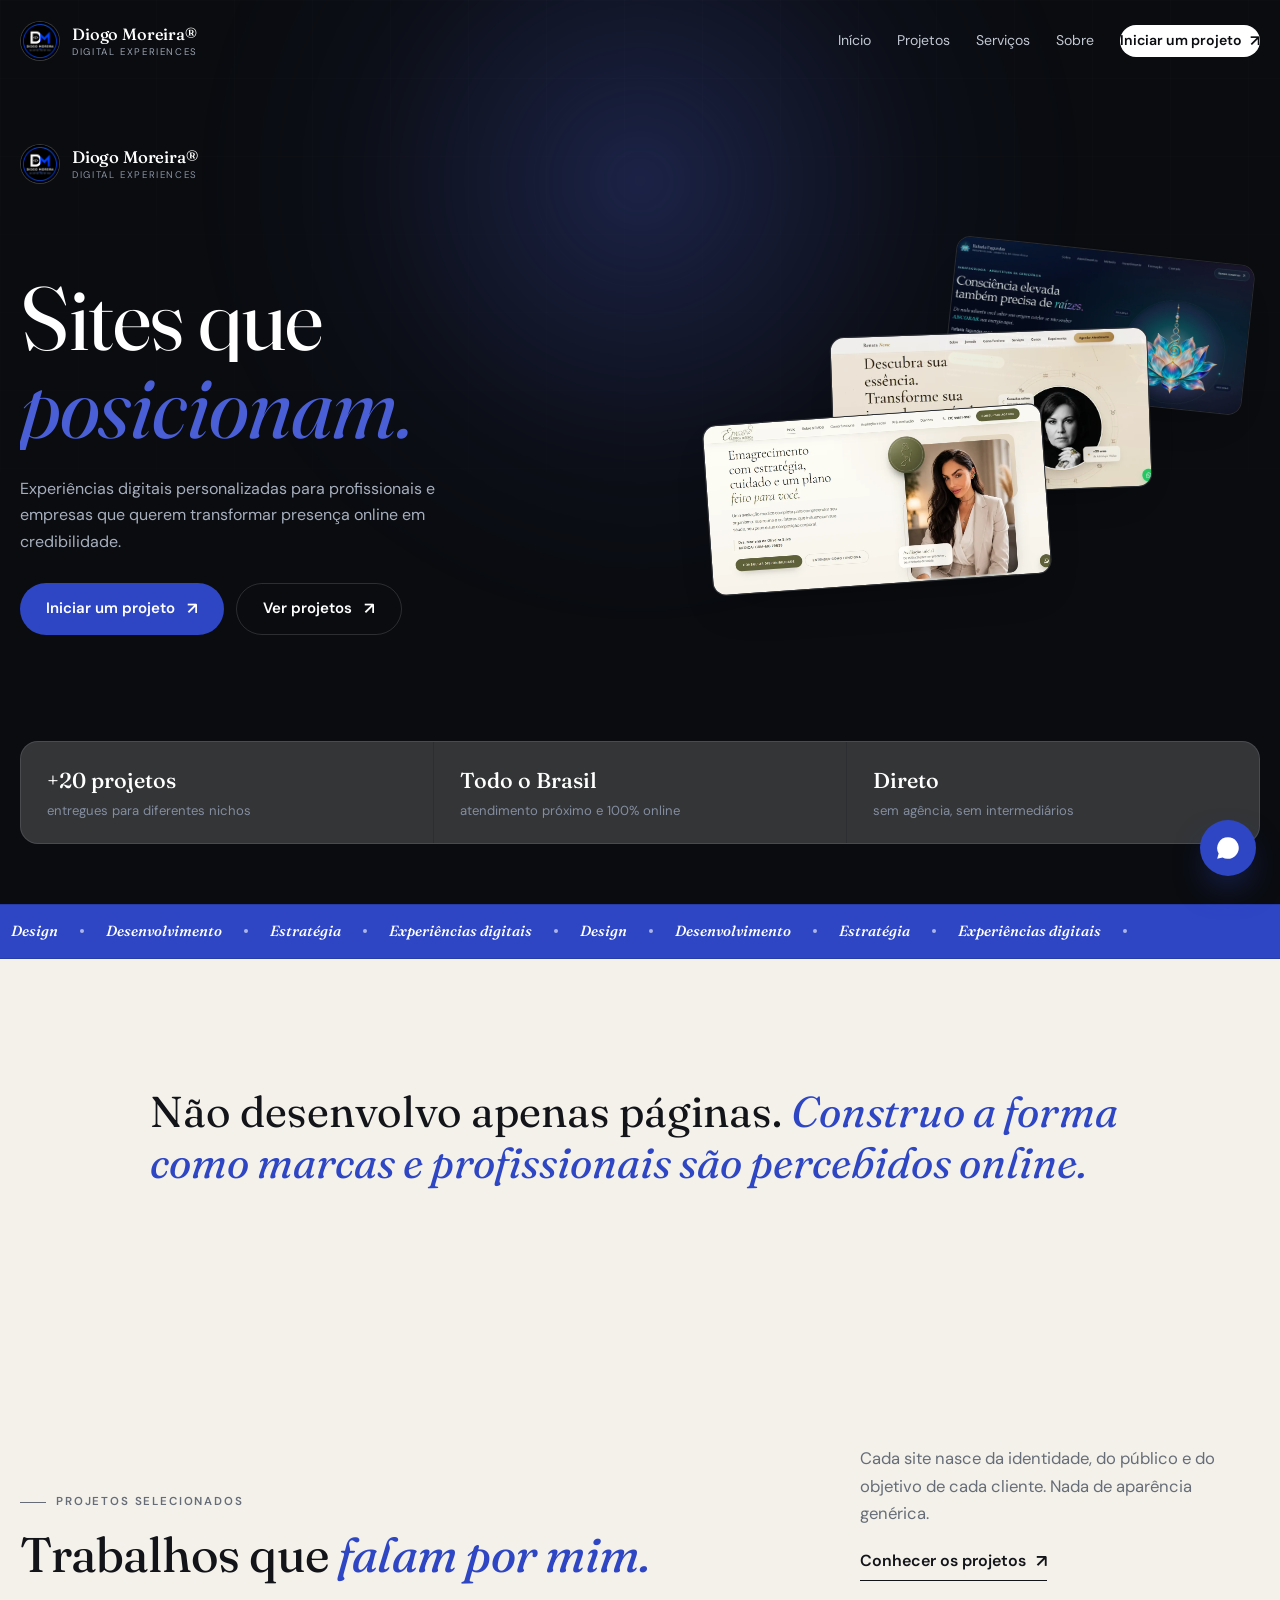
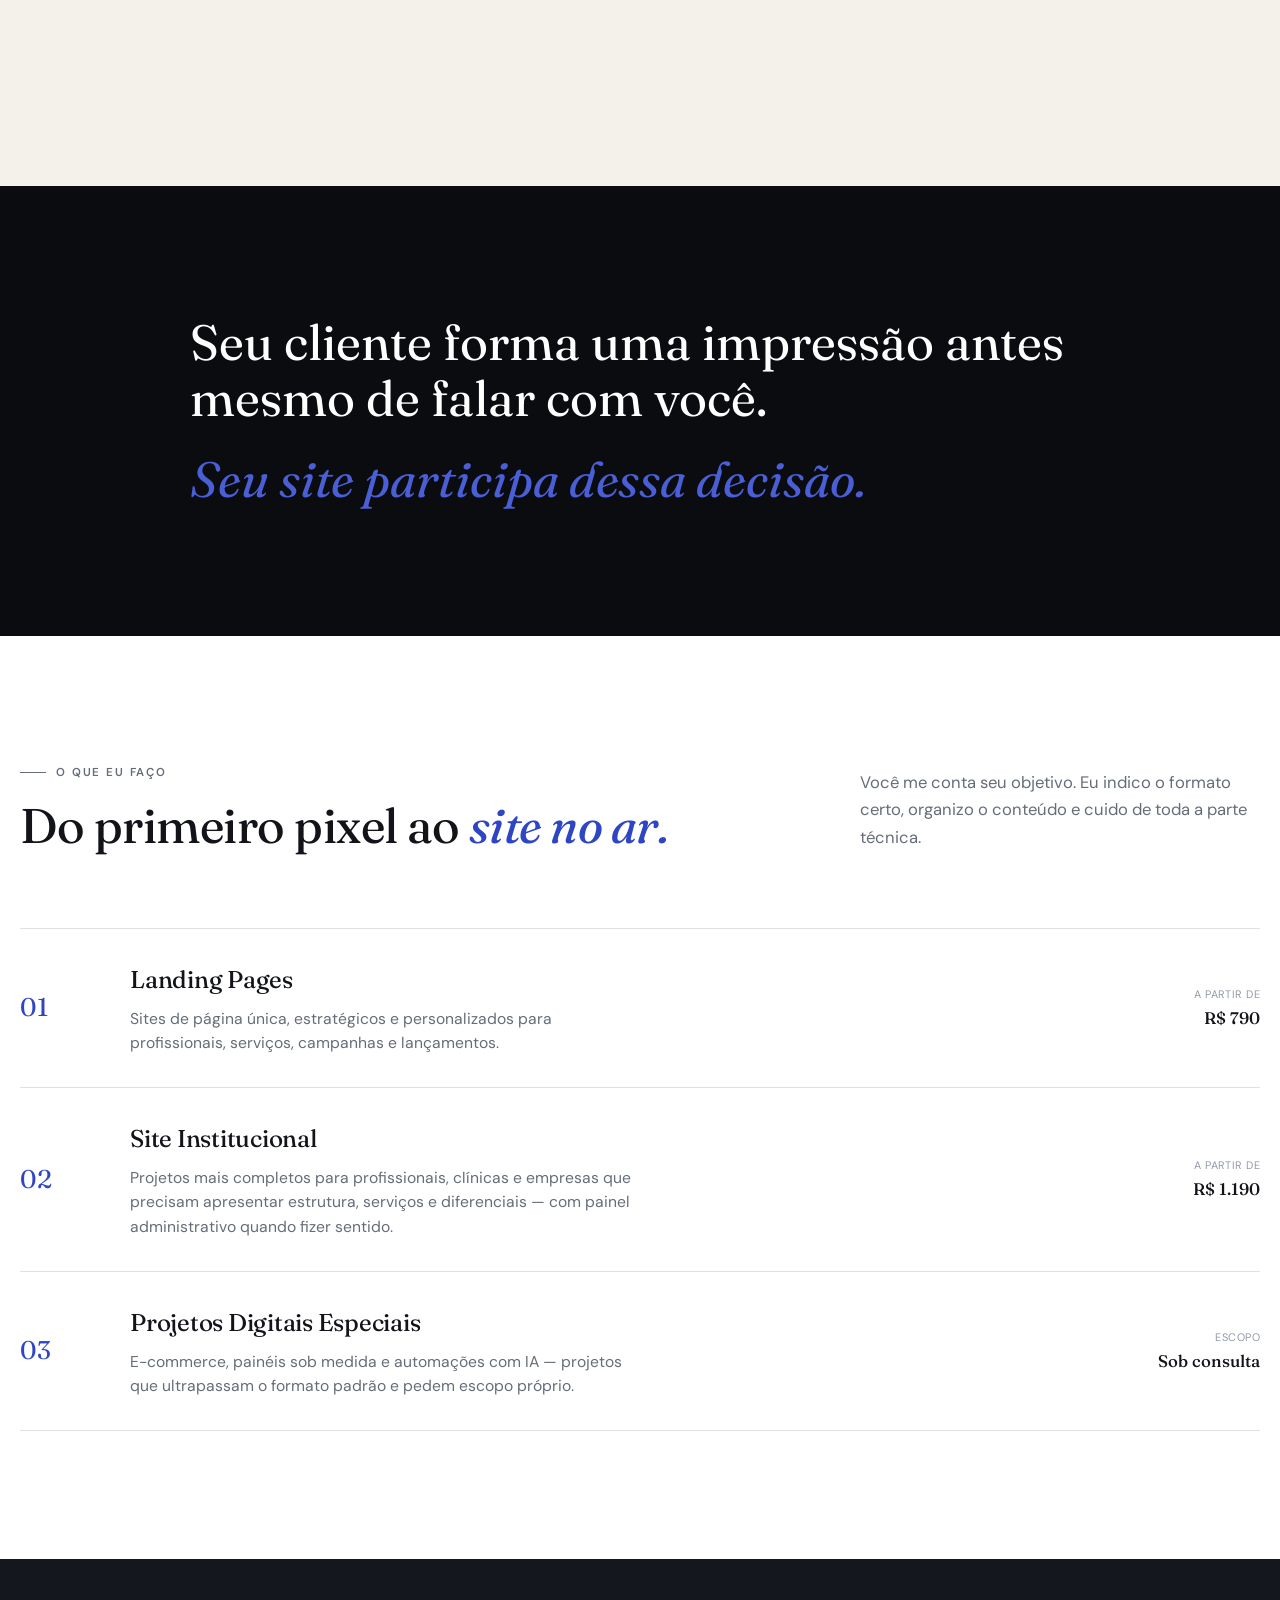
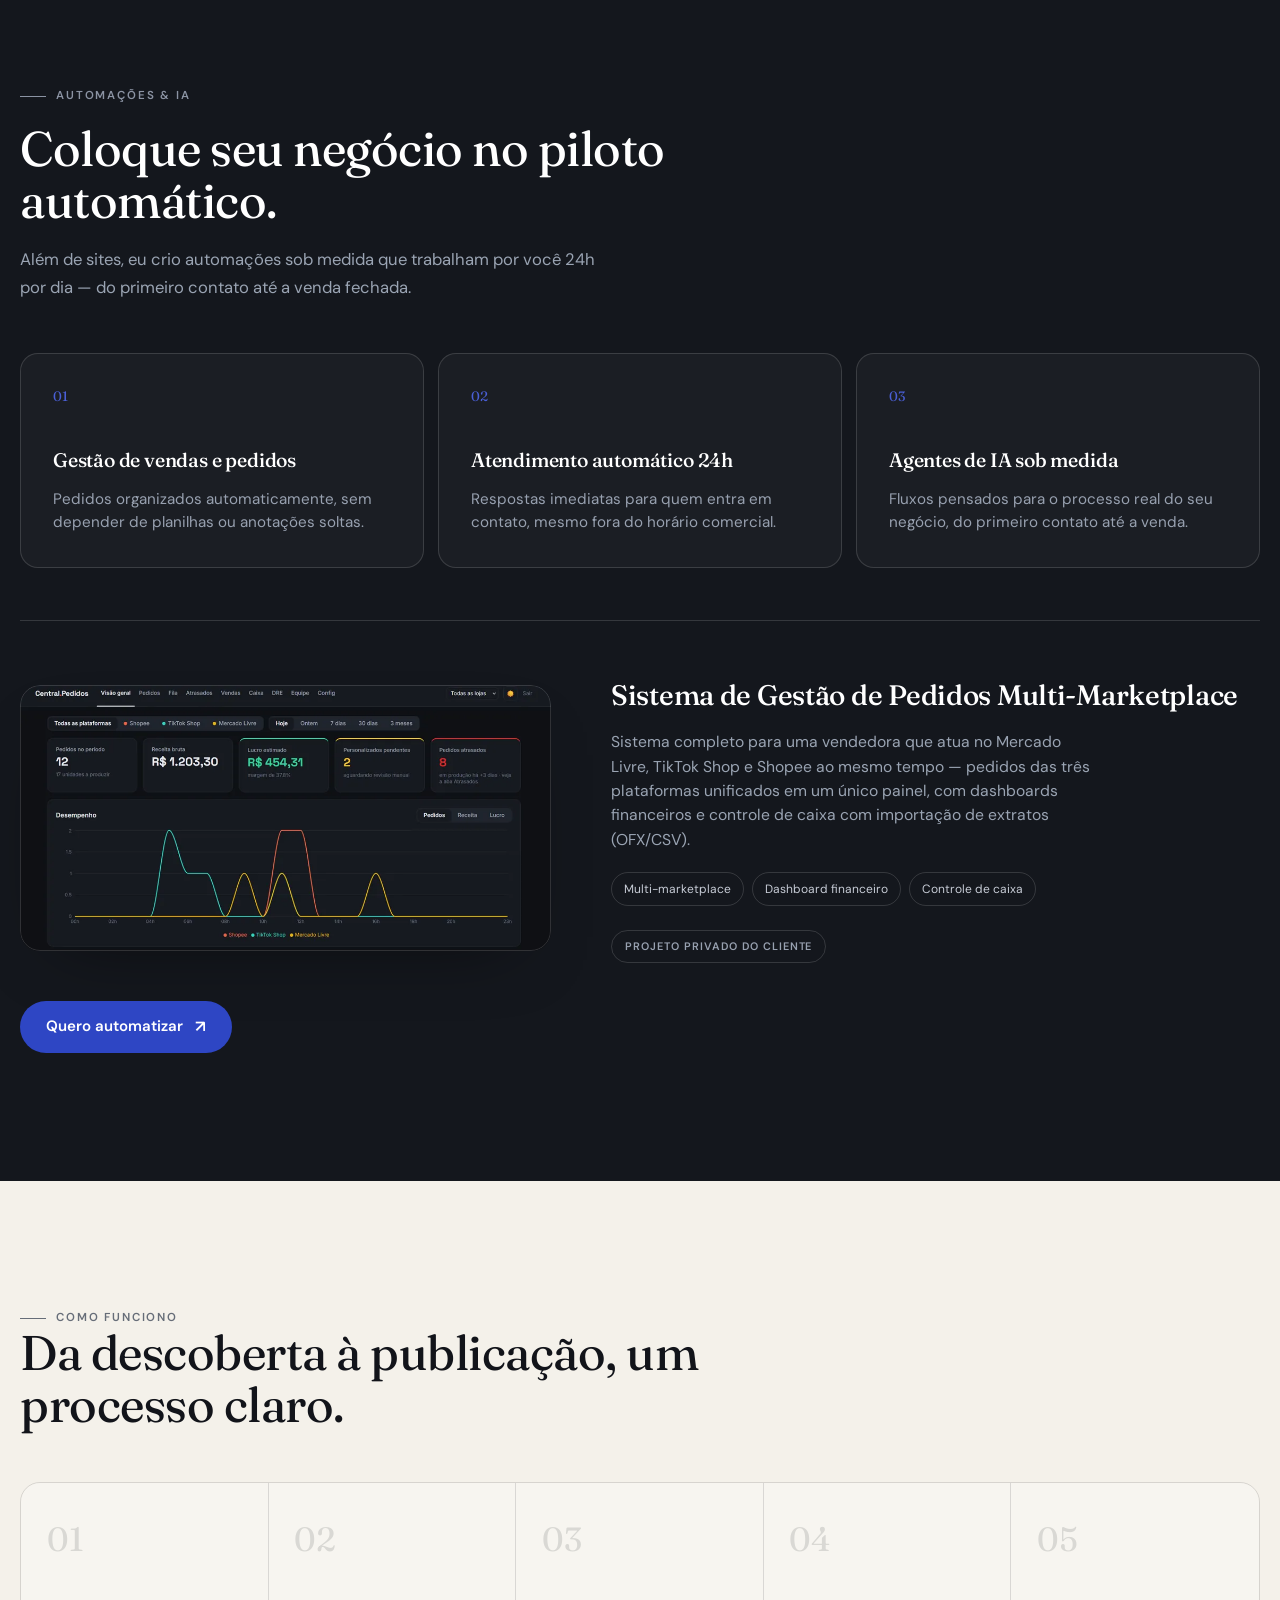
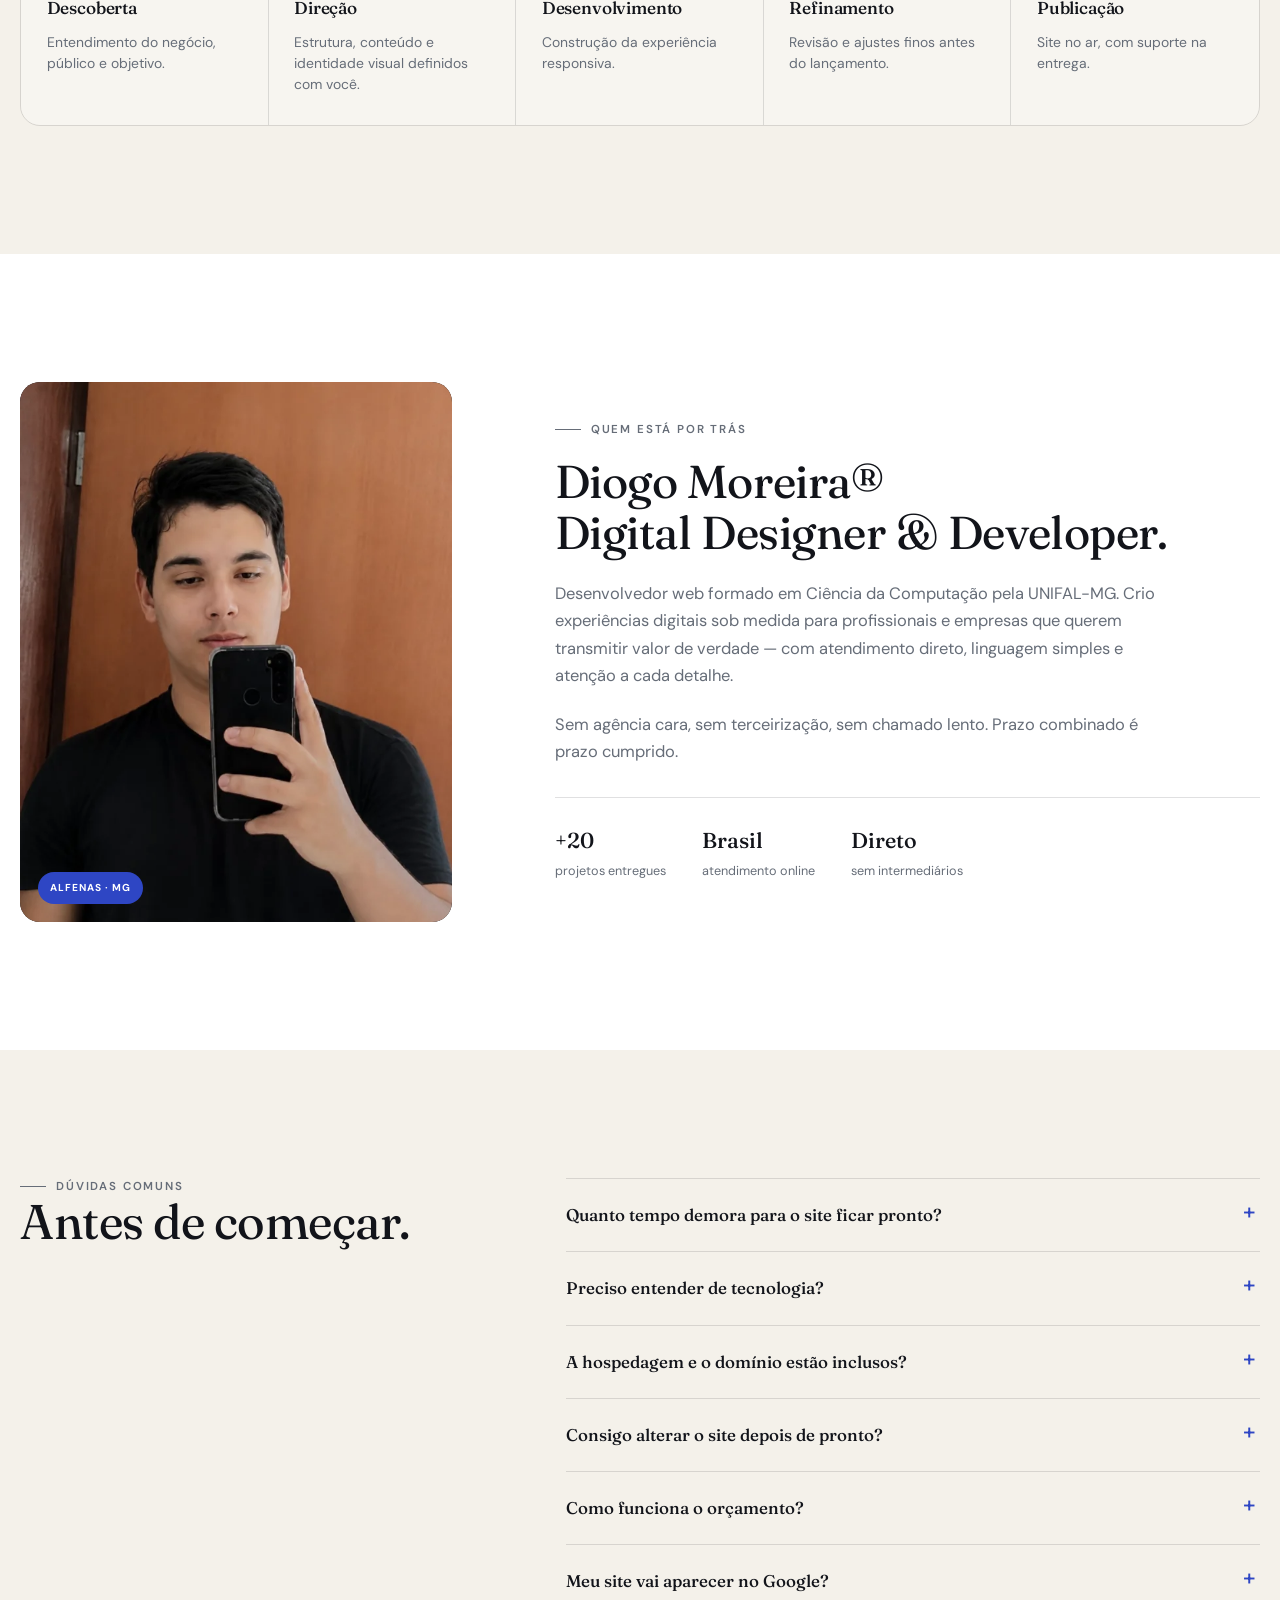
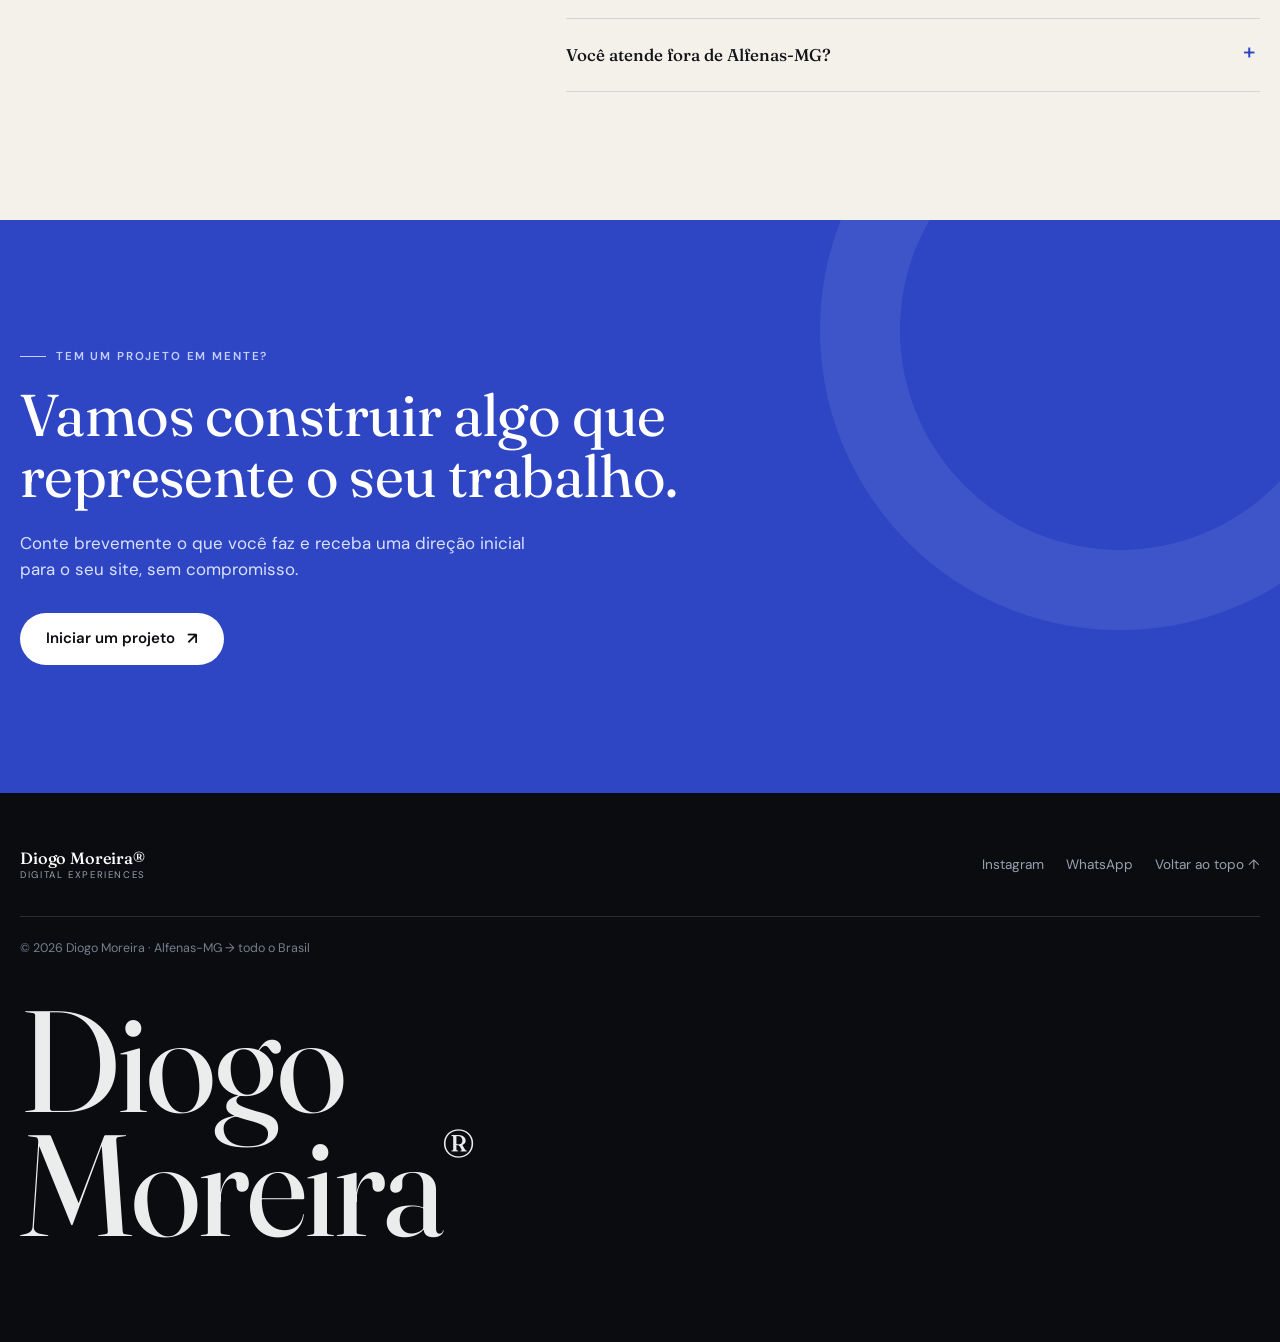
<file: index.html>
<!DOCTYPE html>
<html lang="pt-BR">
<head>
<meta charset="UTF-8">
<meta name="viewport" content="width=device-width, initial-scale=1.0">
<title>Diogo Moreira® — Sites que posicionam marcas e profissionais</title>
<meta name="description" content="Diogo Moreira® — Digital Experiences. Landing pages, sites institucionais e projetos digitais sob medida para profissionais e empresas. Design premium, desenvolvimento preciso, contato direto no WhatsApp.">
<meta name="author" content="Diogo Moreira">
<meta name="robots" content="index, follow">
<meta name="theme-color" content="#0a0c10">
<link rel="canonical" href="https://devdiogomoreira.com.br/">
<link rel="icon" type="image/png" href="assets/logo-diogo.png">
<link rel="apple-touch-icon" href="assets/logo-diogo.png">

<meta property="og:type" content="website">
<meta property="og:locale" content="pt_BR">
<meta property="og:title" content="Diogo Moreira® — Sites que posicionam marcas e profissionais">
<meta property="og:description" content="Landing pages, sites institucionais e projetos digitais sob medida. Design premium, desenvolvimento preciso, contato direto no WhatsApp.">
<meta property="og:url" content="https://devdiogomoreira.com.br/">
<meta property="og:image" content="https://devdiogomoreira.com.br/assets/diogo.webp">

<meta name="twitter:card" content="summary_large_image">
<meta name="twitter:title" content="Diogo Moreira® — Sites que posicionam marcas e profissionais">
<meta name="twitter:description" content="Landing pages, sites institucionais e projetos digitais sob medida. Design premium, desenvolvimento preciso, contato direto no WhatsApp.">
<meta name="twitter:image" content="https://devdiogomoreira.com.br/assets/diogo.webp">

<script type="application/ld+json">
{
  "@context": "https://schema.org",
  "@type": "ProfessionalService",
  "name": "Diogo Moreira — Digital Experiences",
  "description": "Estúdio independente de experiências digitais: landing pages, sites institucionais e projetos digitais sob medida para profissionais e empresas.",
  "url": "https://devdiogomoreira.com.br/",
  "areaServed": "BR",
  "founder": {
    "@type": "Person",
    "name": "Diogo Moreira"
  },
  "address": {
    "@type": "PostalAddress",
    "addressLocality": "Alfenas",
    "addressRegion": "MG",
    "addressCountry": "BR"
  }
}
</script>

<script type="application/ld+json">
{
  "@context": "https://schema.org",
  "@type": "Person",
  "name": "Diogo Moreira",
  "alternateName": "Dev Diogo Moreira",
  "jobTitle": "Digital Designer & Developer",
  "url": "https://devdiogomoreira.com.br/",
  "image": "https://devdiogomoreira.com.br/assets/diogo.webp",
  "alumniOf": {
    "@type": "CollegeOrUniversity",
    "name": "UNIFAL-MG"
  },
  "worksFor": {
    "@type": "Organization",
    "name": "Diogo Moreira — Digital Experiences"
  },
  "address": {
    "@type": "PostalAddress",
    "addressLocality": "Alfenas",
    "addressRegion": "MG",
    "addressCountry": "BR"
  },
  "knowsAbout": [
    "Desenvolvimento Web",
    "React",
    "Next.js",
    "SEO",
    "Automação com IA",
    "UX/UI Design"
  ]
}
</script>

<script type="application/ld+json">
{
  "@context": "https://schema.org",
  "@type": "FAQPage",
  "mainEntity": [
    {
      "@type": "Question",
      "name": "Quanto tempo demora para o site ficar pronto?",
      "acceptedAnswer": {
        "@type": "Answer",
        "text": "Depende do formato: landing pages ficam prontas em 2 a 5 dias, sites institucionais em 7 a 12 dias e projetos digitais especiais em 15 a 25 dias. O prazo exato é combinado antes de começar — e prazo combinado é prazo cumprido."
      }
    },
    {
      "@type": "Question",
      "name": "Preciso entender de tecnologia?",
      "acceptedAnswer": {
        "@type": "Answer",
        "text": "Não. Eu cuido de toda a estrutura, configuração e publicação, explicando apenas o que você realmente precisa decidir."
      }
    },
    {
      "@type": "Question",
      "name": "A hospedagem e o domínio estão inclusos?",
      "acceptedAnswer": {
        "@type": "Answer",
        "text": "A configuração da hospedagem está inclusa em todos os projetos, em plataformas modernas e estáveis. O registro do domínio próprio (ex: seunegocio.com.br) é pago anualmente ao Registro.br, e eu te oriento em todo o processo."
      }
    },
    {
      "@type": "Question",
      "name": "Consigo alterar o site depois de pronto?",
      "acceptedAnswer": {
        "@type": "Answer",
        "text": "Depende do projeto: em sites institucionais com painel você mesmo atualiza textos, fotos e conteúdos quando quiser. Em landing pages, pequenos ajustes pós-entrega estão inclusos e alterações maiores são combinadas caso a caso."
      }
    },
    {
      "@type": "Question",
      "name": "Como funciona o orçamento?",
      "acceptedAnswer": {
        "@type": "Answer",
        "text": "Cada projeto é único: converso com você sobre o seu negócio, entendo o escopo e envio uma proposta personalizada com valor fechado e prazo definido antes de qualquer cobrança."
      }
    },
    {
      "@type": "Question",
      "name": "Meu site vai aparecer no Google?",
      "acceptedAnswer": {
        "@type": "Answer",
        "text": "Sim. Todos os projetos são construídos seguindo as boas práticas de SEO do Google: código limpo, carregamento rápido, estrutura correta e otimização regional para o seu público te encontrar."
      }
    },
    {
      "@type": "Question",
      "name": "Você atende fora de Alfenas-MG?",
      "acceptedAnswer": {
        "@type": "Answer",
        "text": "Atendo todo o Brasil! Todo o processo acontece de forma online: conversa pelo WhatsApp, validações por link e entrega direto no ar. Simples e sem burocracia."
      }
    }
  ]
}
</script>

<link rel="preconnect" href="https://fonts.googleapis.com">
<link rel="preconnect" href="https://fonts.gstatic.com" crossorigin>

<link
  href="https://fonts.googleapis.com/css2?family=Fraunces:ital,wght@0,300;0,440;0,600;1,440&family=DM+Sans:wght@400;500;600;700&display=swap"
  rel="stylesheet"
>

<link rel="stylesheet" href="styles.css">
</head>

<body>
<a class="skip-link" href="#inicio">Pular para o conteúdo</a>

<header class="header" id="header">
  <div class="wrap header-in">
    <a class="masthead" href="#inicio" aria-label="Diogo Moreira, início">
      <span class="logo-mark">
        <img src="assets/logo-diogo.png" alt="" width="40" height="40">
      </span>
      <span class="masthead-text">
        <span class="masthead-name">Diogo Moreira&reg;</span>
        <span class="masthead-tag">Digital Experiences</span>
      </span>
    </a>

    <nav class="nav" aria-label="Navegação principal">
      <a href="/">Início</a>
      <a href="/projetos/">Projetos</a>
      <a href="#servicos">Serviços</a>
      <a href="#sobre">Sobre</a>
      <a class="nav-cta" href="#contato">Iniciar um projeto <span class="arrow">↗</span></a>
    </nav>

    <button
      class="menu"
      id="menu"
      aria-expanded="false"
      aria-controls="mobileNav"
      aria-label="Abrir menu"
    >
      <span></span>
      <span></span>
    </button>
  </div>
</header>

<nav class="mobile-nav" id="mobileNav" aria-label="Navegação móvel">
  <div class="mobile-nav-links">
    <a href="/"><i>01</i> Início</a>
    <a href="/projetos/"><i>02</i> Projetos</a>
    <a href="#servicos"><i>03</i> Serviços</a>
    <a href="#sobre"><i>04</i> Sobre</a>
  </div>
  <a class="button button-primary" href="#contato">Iniciar um projeto <span class="arrow">↗</span></a>
  <div class="mobile-nav-social">
    <a href="https://www.instagram.com/dev_diogomoreira/" target="_blank" rel="noopener">Instagram</a>
    <a href="https://wa.me/5535999675196" target="_blank" rel="noopener">WhatsApp</a>
  </div>
</nav>

<main>

<section class="hero" id="inicio">
  <div class="wrap hero-in">
    <div class="hero-mast">
      <span class="logo-mark">
        <img src="assets/logo-diogo.png" alt="" width="40" height="40">
      </span>
      <span class="masthead-text">
        <span class="masthead-name">Diogo Moreira&reg;</span>
        <span class="masthead-tag">Digital Experiences</span>
      </span>
    </div>

    <div class="hero-top">
      <div class="hero-copy">
        <h1>
          <span class="line"><span>Sites que</span></span>
          <span class="line"><span><em>posicionam.</em></span></span>
        </h1>

        <p class="hero-desc">
          Experiências digitais personalizadas para profissionais e empresas
          que querem transformar presença online em credibilidade.
        </p>

        <div class="hero-actions">
          <a
            class="button button-primary"
            data-magnetic
            href="https://wa.me/5535999675196?text=Ol%C3%A1%2C%20Diogo!%20Quero%20iniciar%20um%20projeto%20de%20site."
            target="_blank"
            rel="noopener"
          >
            Iniciar um projeto <span class="arrow">↗</span>
          </a>

          <a class="button button-light" data-magnetic href="/projetos/">
            Ver projetos <span class="arrow">↗</span>
          </a>
        </div>
      </div>

      <div class="hero-visual" aria-hidden="true">
        <div class="hero-stack">
          <div class="card card-back"><img src="assets/case-rafaela.webp" alt="" width="1400" height="755" loading="lazy"></div>
          <div class="card card-mid"><img src="assets/case-renata.webp" alt="" width="1000" height="475" loading="lazy"></div>
          <div class="card card-front"><img src="assets/case-emos.webp" alt="" width="1400" height="671" loading="eager" fetchpriority="high"></div>
        </div>
      </div>
    </div>

    <div class="hero-bottom">
      <div class="stat">
        <strong>+20 projetos</strong>
        <small>entregues para diferentes nichos</small>
      </div>

      <div class="stat">
        <strong>Todo o Brasil</strong>
        <small>atendimento próximo e 100% online</small>
      </div>

      <div class="stat">
        <strong>Direto</strong>
        <small>sem agência, sem intermediários</small>
      </div>
    </div>
  </div>
</section>

<div class="marquee" aria-hidden="true">
  <div class="marquee-line">
    <div class="marquee-group">
      <span>Design</span><i></i>
      <span>Desenvolvimento</span><i></i>
      <span>Estratégia</span><i></i>
      <span>Experiências digitais</span><i></i>
    </div>
    <div class="marquee-group">
      <span>Design</span><i></i>
      <span>Desenvolvimento</span><i></i>
      <span>Estratégia</span><i></i>
      <span>Experiências digitais</span><i></i>
    </div>
  </div>
</div>

<section class="section manifesto">
  <div class="wrap">
    <p data-reveal>
      Não desenvolvo apenas páginas. <em>Construo a forma como marcas e
      profissionais são percebidos online.</em>
    </p>
  </div>
</section>

<section class="section work" id="projetos">
  <div class="wrap">
    <div class="section-head" data-reveal>
      <div>
        <span class="eyebrow">Projetos selecionados</span>
        <h2 class="title">Trabalhos que <em>falam por mim.</em></h2>
      </div>

      <div>
        <p class="lead">
          Cada site nasce da identidade, do público e do objetivo de cada
          cliente. Nada de aparência genérica.
        </p>

        <a class="project-link" href="/projetos/" style="margin-top:20px">
          Conhecer os projetos <span class="arrow">↗</span>
        </a>
      </div>
    </div>
  </div>
</section>

<section class="section manifesto manifesto-dark">
  <div class="wrap">
    <p data-reveal>Seu cliente forma uma impressão antes mesmo de falar com você.</p>
    <p data-reveal><em>Seu site participa dessa decisão.</em></p>
  </div>
</section>

<section class="section services" id="servicos">
  <div class="wrap">
    <div class="section-head" data-reveal>
      <div>
        <span class="eyebrow">O que eu faço</span>
        <h2 class="title">Do primeiro pixel ao <em>site no ar.</em></h2>
      </div>

      <p class="lead">
        Você me conta seu objetivo. Eu indico o formato certo, organizo o
        conteúdo e cuido de toda a parte técnica.
      </p>
    </div>

    <div class="service-list">
      <article class="service" data-reveal>
        <b>01</b>
        <div>
          <h3>Landing Pages</h3>
          <p>
            Sites de página única, estratégicos e personalizados para
            profissionais, serviços, campanhas e lançamentos.
          </p>
        </div>
        <div class="service-price"><small>A partir de</small><strong>R$ 790</strong></div>
      </article>

      <article class="service" data-reveal>
        <b>02</b>
        <div>
          <h3>Site Institucional</h3>
          <p>
            Projetos mais completos para profissionais, clínicas e empresas
            que precisam apresentar estrutura, serviços e diferenciais — com
            painel administrativo quando fizer sentido.
          </p>
        </div>
        <div class="service-price"><small>A partir de</small><strong>R$ 1.190</strong></div>
      </article>

      <article class="service" data-reveal>
        <b>03</b>
        <div>
          <h3>Projetos Digitais Especiais</h3>
          <p>
            E-commerce, painéis sob medida e automações com IA — projetos
            que ultrapassam o formato padrão e pedem escopo próprio.
          </p>
        </div>
        <div class="service-price"><small>Escopo</small><strong>Sob consulta</strong></div>
      </article>
    </div>
  </div>
</section>

<section class="section automations" id="automacoes">
  <div class="wrap">
    <span class="eyebrow" data-reveal>Automações &amp; IA</span>

    <h2 class="title" data-reveal>
      Coloque seu negócio no piloto automático.
    </h2>

    <p class="lead" data-reveal>
      Além de sites, eu crio automações sob medida que trabalham por você 24h
      por dia — do primeiro contato até a venda fechada.
    </p>

    <div class="problems-grid">
      <article class="problem" data-reveal>
        <div class="problem-num">01</div>
        <h3>Gestão de vendas e pedidos</h3>
        <p>
          Pedidos organizados automaticamente, sem depender de planilhas ou
          anotações soltas.
        </p>
      </article>

      <article class="problem" data-reveal>
        <div class="problem-num">02</div>
        <h3>Atendimento automático 24h</h3>
        <p>
          Respostas imediatas para quem entra em contato, mesmo fora do horário
          comercial.
        </p>
      </article>

      <article class="problem" data-reveal>
        <div class="problem-num">03</div>
        <h3>Agentes de IA sob medida</h3>
        <p>
          Fluxos pensados para o processo real do seu negócio, do primeiro
          contato até a venda.
        </p>
      </article>
    </div>

    <div class="auto-case" data-reveal>
      <div class="auto-case-media">
        <img
          src="assets/case-gestao-pedidos.webp"
          alt="Painel do Sistema de Gestão de Pedidos Multi-Marketplace"
          width="1000"
          height="500"
          loading="lazy"
        >
      </div>

      <div class="auto-case-copy">
        <h3>Sistema de Gestão de Pedidos Multi-Marketplace</h3>

        <p>
          Sistema completo para uma vendedora que atua no Mercado Livre, TikTok
          Shop e Shopee ao mesmo tempo — pedidos das três plataformas unificados
          em um único painel, com dashboards financeiros e controle de caixa com
          importação de extratos (OFX/CSV).
        </p>

        <div class="auto-tags">
          <span>Multi-marketplace</span>
          <span>Dashboard financeiro</span>
          <span>Controle de caixa</span>
        </div>

        <span class="auto-private">Projeto privado do cliente</span>
      </div>
    </div>

    <a
      class="button button-primary"
      data-magnetic
      href="https://wa.me/5535999675196?text=Ol%C3%A1%20Diogo!%20Quero%20saber%20mais%20sobre%20automa%C3%A7%C3%B5es%20e%20IA%20para%20o%20meu%20neg%C3%B3cio."
      target="_blank"
      rel="noopener"
      style="margin-top:38px"
    >
      Quero automatizar <span class="arrow">↗</span>
    </a>
  </div>
</section>

<section class="section process" id="processo">
  <div class="wrap">
    <span class="eyebrow" data-reveal>Como funciono</span>

    <h2 class="title" data-reveal>
      Da descoberta à publicação, um processo claro.
    </h2>

    <div class="process-grid">
      <article class="step" data-reveal>
        <b>01</b>
        <h3>Descoberta</h3>
        <p>Entendimento do negócio, público e objetivo.</p>
      </article>

      <article class="step" data-reveal>
        <b>02</b>
        <h3>Direção</h3>
        <p>Estrutura, conteúdo e identidade visual definidos com você.</p>
      </article>

      <article class="step" data-reveal>
        <b>03</b>
        <h3>Desenvolvimento</h3>
        <p>Construção da experiência responsiva.</p>
      </article>

      <article class="step" data-reveal>
        <b>04</b>
        <h3>Refinamento</h3>
        <p>Revisão e ajustes finos antes do lançamento.</p>
      </article>

      <article class="step" data-reveal>
        <b>05</b>
        <h3>Publicação</h3>
        <p>Site no ar, com suporte na entrega.</p>
      </article>
    </div>
  </div>
</section>

<section class="section about" id="sobre">
  <div class="wrap about-grid">
    <div class="portrait" data-reveal>
      <img
        src="assets/diogo.webp"
        alt="Diogo Moreira, desenvolvedor web"
        width="658"
        height="886"
        loading="lazy"
      >
    </div>

    <div class="about-copy" data-reveal>
      <span class="eyebrow">Quem está por trás</span>

      <h2>
        Diogo Moreira&reg;<br>Digital Designer &amp; Developer.
      </h2>

      <p>
        Desenvolvedor web formado em Ciência da Computação pela UNIFAL-MG.
        Crio experiências digitais sob medida para profissionais e empresas
        que querem transmitir valor de verdade — com atendimento direto,
        linguagem simples e atenção a cada detalhe.
      </p>

      <p>
        Sem agência cara, sem terceirização, sem chamado lento. Prazo combinado
        é prazo cumprido.
      </p>

      <div class="about-proof">
        <div>
          <strong>+20</strong>
          <span>projetos entregues</span>
        </div>

        <div>
          <strong>Brasil</strong>
          <span>atendimento online</span>
        </div>

        <div>
          <strong>Direto</strong>
          <span>sem intermediários</span>
        </div>
      </div>
    </div>
  </div>
</section>

<section class="section faq" id="faq">
  <div class="wrap faq-grid">
    <div data-reveal>
      <span class="eyebrow">Dúvidas comuns</span>
      <h2 class="title">Antes de começar.</h2>
    </div>

    <div class="faq-list" data-reveal>
      <details>
        <summary>Quanto tempo demora para o site ficar pronto?</summary>
        <p>
          Depende do formato: landing pages ficam prontas em 2 a 5 dias, sites
          institucionais em 7 a 12 dias e projetos digitais especiais em 15 a
          25 dias. O prazo exato é combinado antes de começar — e prazo
          combinado é prazo cumprido.
        </p>
      </details>

      <details>
        <summary>Preciso entender de tecnologia?</summary>
        <p>
          Não. Eu cuido de toda a estrutura, configuração e publicação,
          explicando apenas o que você realmente precisa decidir.
        </p>
      </details>

      <details>
        <summary>A hospedagem e o domínio estão inclusos?</summary>
        <p>
          A configuração da hospedagem está inclusa em todos os projetos, em
          plataformas modernas e estáveis. O registro do domínio próprio
          (ex: seunegocio.com.br) é pago anualmente ao Registro.br, e eu te
          oriento em todo o processo.
        </p>
      </details>

      <details>
        <summary>Consigo alterar o site depois de pronto?</summary>
        <p>
          Depende do projeto: em sites institucionais com painel você mesmo
          atualiza textos, fotos e conteúdos quando quiser. Em landing pages,
          pequenos ajustes pós-entrega estão inclusos e alterações maiores são
          combinadas caso a caso.
        </p>
      </details>

      <details>
        <summary>Como funciona o orçamento?</summary>
        <p>
          Cada projeto é único: converso com você sobre o seu negócio, entendo o
          escopo e envio uma proposta personalizada com valor fechado e prazo
          definido antes de qualquer cobrança.
        </p>
      </details>

      <details>
        <summary>Meu site vai aparecer no Google?</summary>
        <p>
          Sim. Todos os projetos são construídos seguindo as boas práticas de
          SEO do Google: código limpo, carregamento rápido, estrutura correta e
          otimização regional para o seu público te encontrar.
        </p>
      </details>

      <details>
        <summary>Você atende fora de Alfenas-MG?</summary>
        <p>
          Atendo todo o Brasil! Todo o processo acontece de forma online:
          conversa pelo WhatsApp, validações por link e entrega direto no ar.
          Simples e sem burocracia.
        </p>
      </details>
    </div>
  </div>
</section>

<section class="section cta" id="contato">
  <div class="wrap" data-reveal>
    <span class="eyebrow">Tem um projeto em mente?</span>
    <h2>Vamos construir algo que represente o seu trabalho.</h2>

    <p>
      Conte brevemente o que você faz e receba uma direção inicial para o seu
      site, sem compromisso.
    </p>

    <a
      class="button"
      data-magnetic
      href="https://wa.me/5535999675196?text=Ol%C3%A1%2C%20Diogo!%20Quero%20iniciar%20um%20projeto%20de%20site."
      target="_blank"
      rel="noopener"
    >
      Iniciar um projeto <span class="arrow">↗</span>
    </a>
  </div>
</section>

</main>

<footer class="footer">
  <div class="wrap">
    <div class="footer-top">
      <span class="masthead">
        <span class="masthead-text">
          <span class="masthead-name">Diogo Moreira&reg;</span>
          <span class="masthead-tag">Digital Experiences</span>
        </span>
      </span>

      <div class="footer-links">
        <a href="https://www.instagram.com/dev_diogomoreira/" target="_blank" rel="noopener">Instagram</a>
        <a href="https://wa.me/5535999675196" target="_blank" rel="noopener">WhatsApp</a>
        <a href="#inicio">Voltar ao topo ↑</a>
      </div>
    </div>

    <div class="footer-bottom">
      <span>© <span id="year"></span> Diogo Moreira · Alfenas-MG → todo o Brasil</span>
    </div>

    <div class="footer-mark" aria-hidden="true">Diogo<br>Moreira<sup>&reg;</sup></div>
  </div>
</footer>

<a
  class="wa-float"
  href="https://wa.me/5535999675196?text=Ol%C3%A1%2C%20Diogo!%20Vi%20seu%20site%20e%20quero%20um%20or%C3%A7amento."
  target="_blank"
  rel="noopener"
  aria-label="Falar no WhatsApp"
>
  <svg width="26" height="26" viewBox="0 0 24 24" fill="#fff">
    <path d="M12 2a10 10 0 00-8.6 15.1L2 22l5-1.3A10 10 0 1012 2zm5.5 12.4c-.3-.1-1.8-.9-2-1-.3-.1-.5-.1-.7.1-.2.3-.8 1-.9 1.2-.2.2-.4.2-.7.1-.3-.2-1.3-.5-2.4-1.5-.9-.8-1.5-1.8-1.7-2.1-.2-.3 0-.5.1-.6l.5-.6c.1-.2.2-.3.3-.5.1-.2 0-.4 0-.5 0-.1-.7-1.7-1-2.3-.2-.6-.5-.5-.7-.5h-.6c-.2 0-.5.1-.8.4-.3.3-1 1-1 2.5s1.1 2.9 1.2 3.1c.2.2 2.1 3.2 5.1 4.5.7.3 1.3.5 1.7.6.7.2 1.4.2 1.9.1.6-.1 1.8-.7 2-1.4.3-.7.3-1.3.2-1.4-.1-.2-.3-.2-.5-.3z"/>
  </svg>
</a>

<a
  class="mobile-cta"
  href="https://wa.me/5535999675196?text=Ol%C3%A1%2C%20Diogo!%20Quero%20iniciar%20um%20projeto%20de%20site."
  target="_blank"
  rel="noopener"
>
  Iniciar um projeto ↗
</a>

<script src="site.js" defer></script>
</body>
</html>
</file>
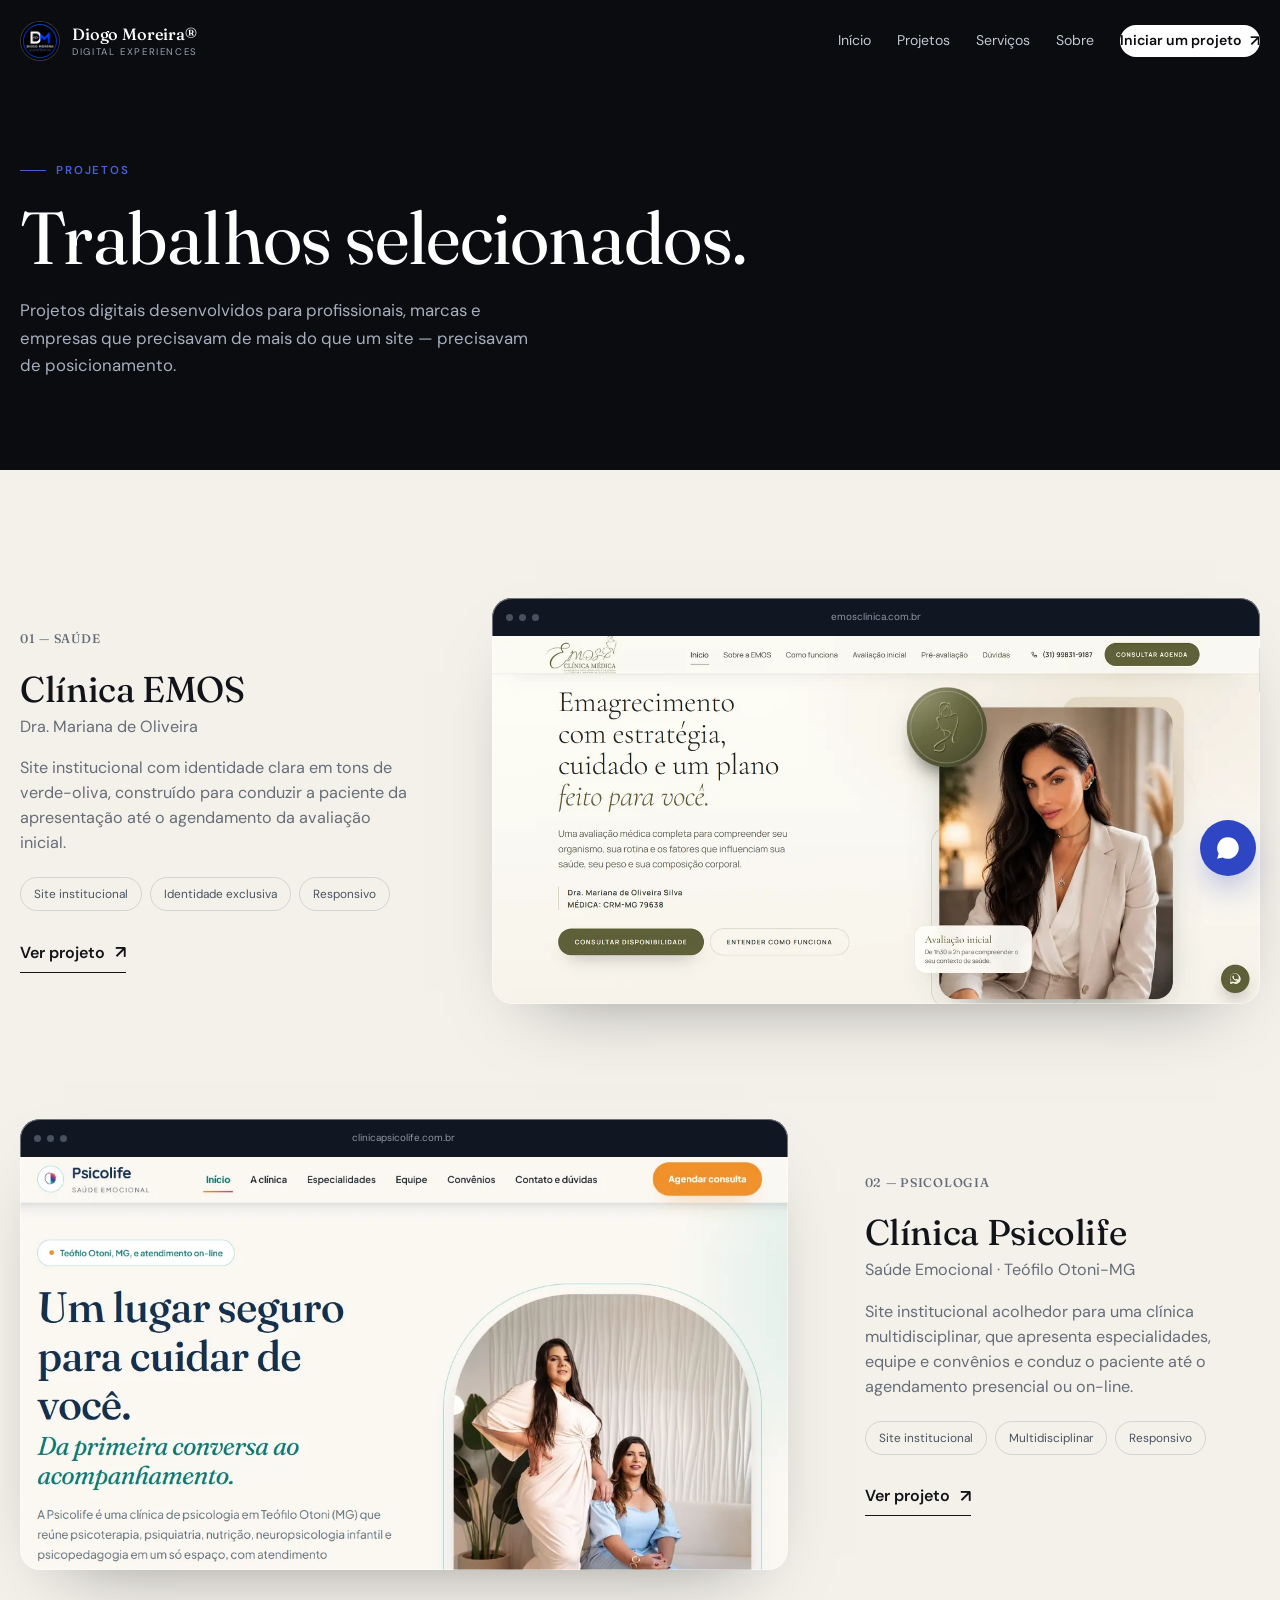
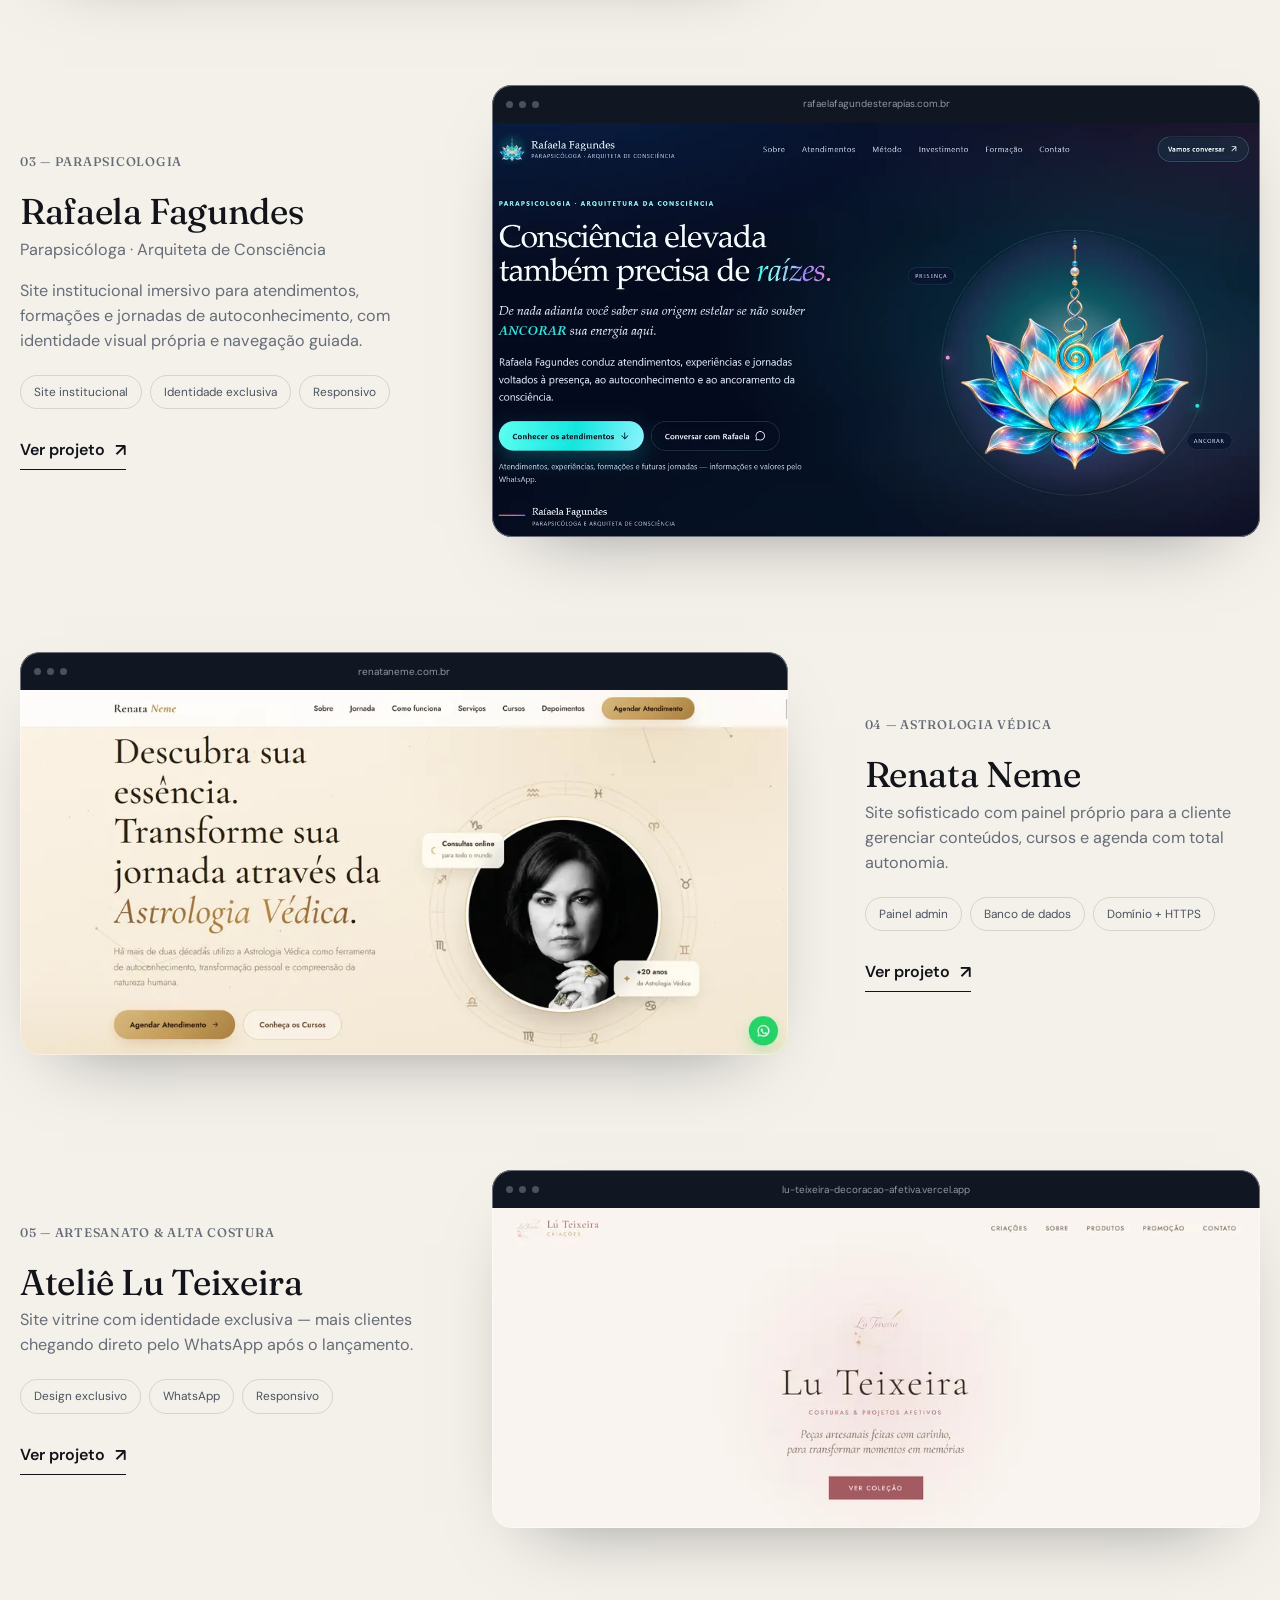
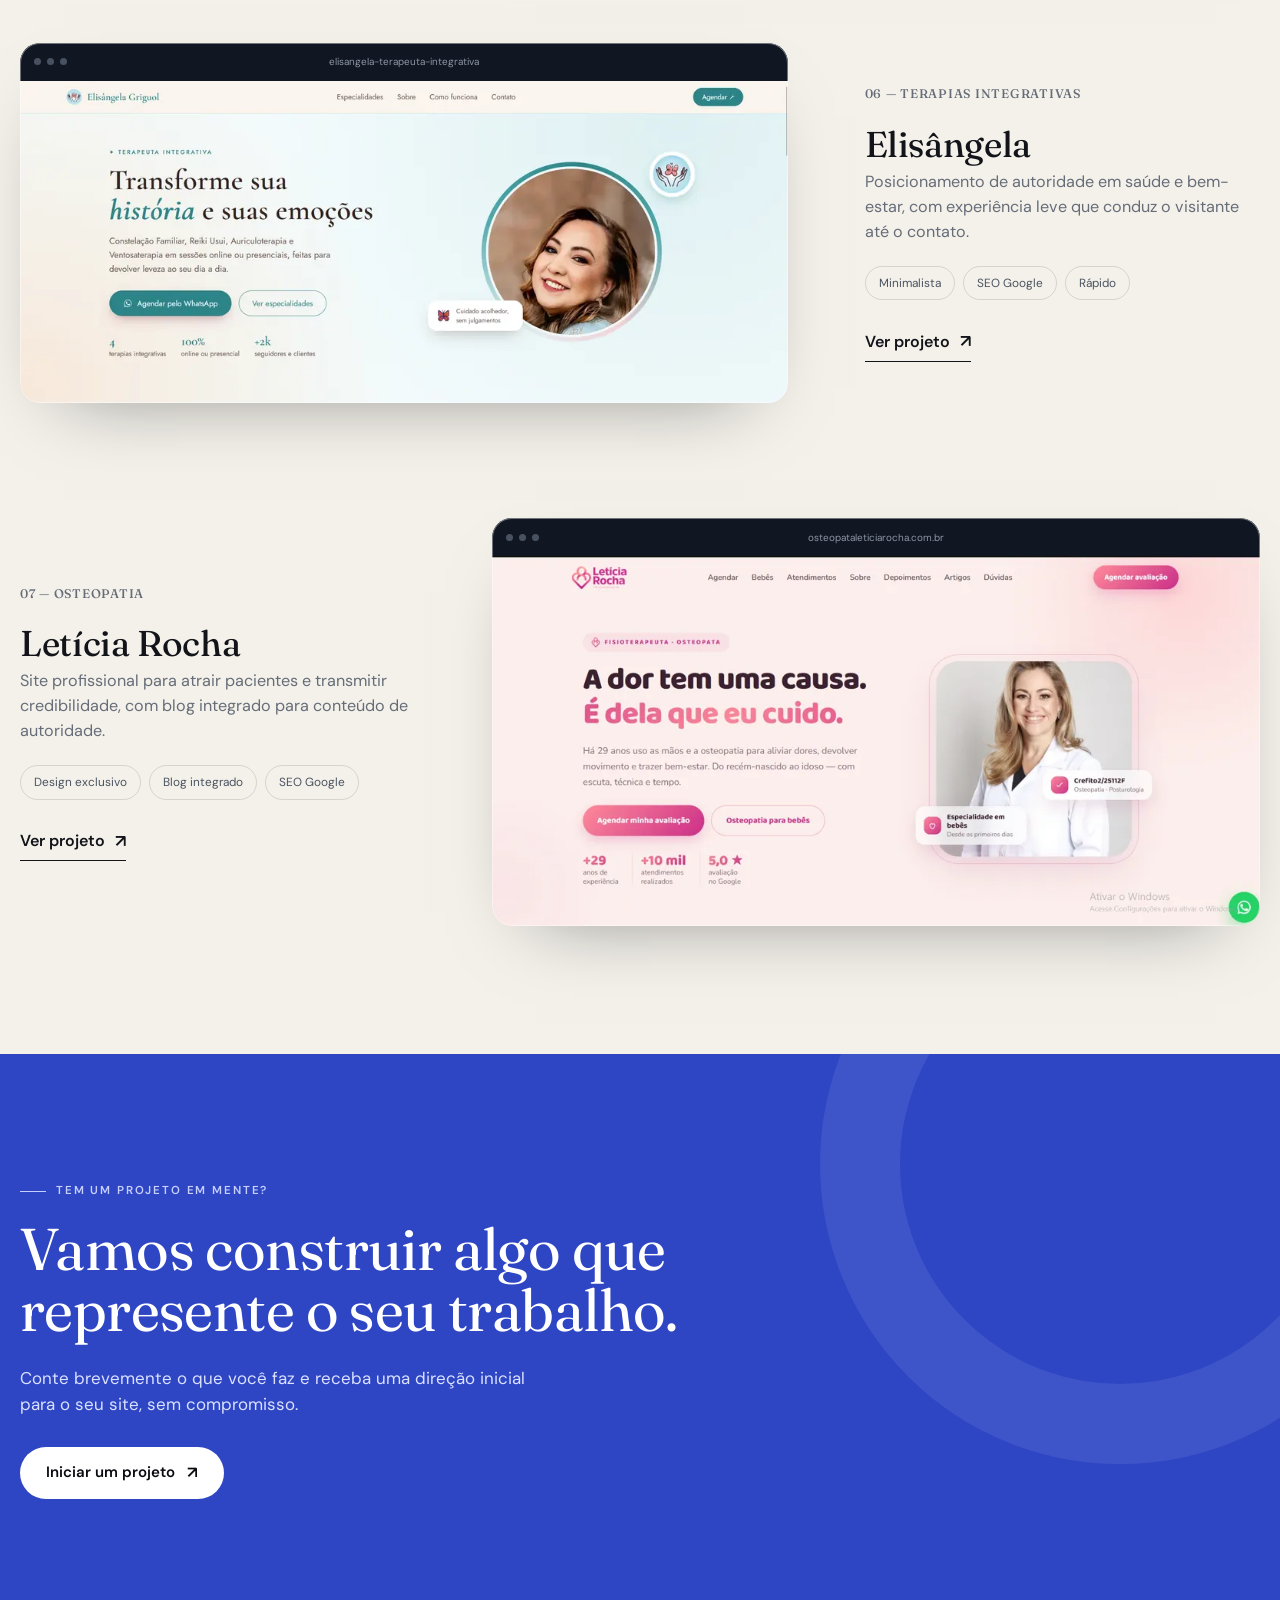
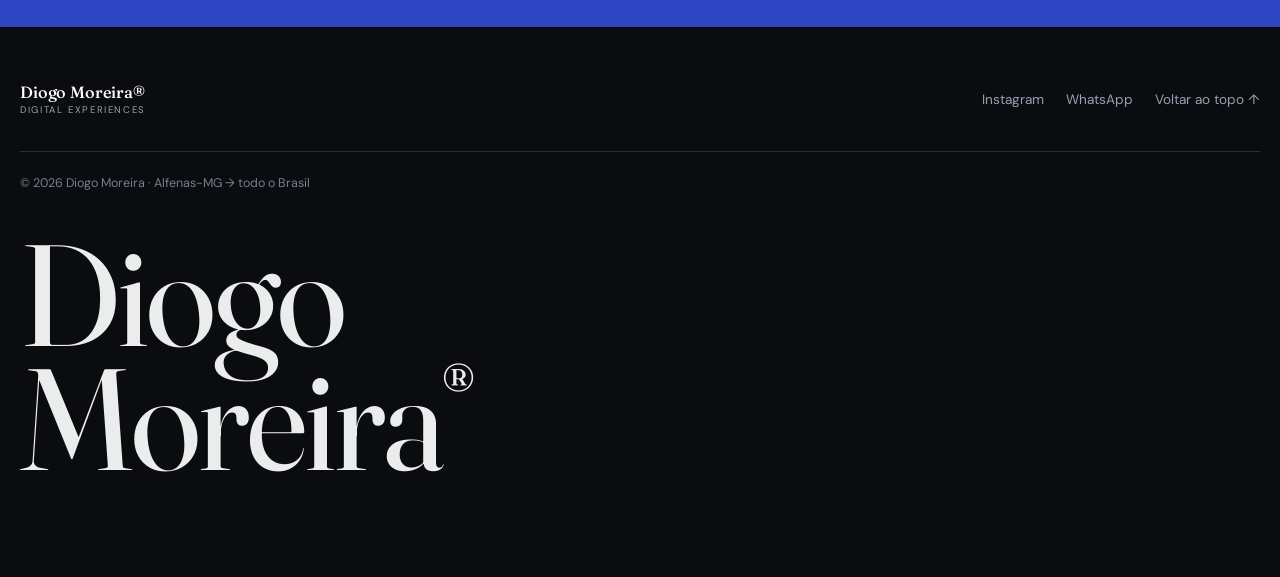
<file: projetos/index.html>
<!DOCTYPE html>
<html lang="pt-BR">
<head>
<meta charset="UTF-8">
<meta name="viewport" content="width=device-width, initial-scale=1.0">
<title>Projetos — Diogo Moreira® Digital Experiences</title>
<meta name="description" content="Projetos digitais desenvolvidos por Diogo Moreira® para profissionais e empresas: Clínica EMOS, Rafaela Fagundes, Renata Neme e outros trabalhos reais.">
<meta name="author" content="Diogo Moreira">
<meta name="robots" content="index, follow">
<meta name="theme-color" content="#0a0c10">
<link rel="canonical" href="https://devdiogomoreira.com.br/projetos/">
<link rel="icon" type="image/png" href="/assets/logo-diogo.png">
<link rel="apple-touch-icon" href="/assets/logo-diogo.png">

<meta property="og:type" content="website">
<meta property="og:locale" content="pt_BR">
<meta property="og:title" content="Projetos — Diogo Moreira® Digital Experiences">
<meta property="og:description" content="Projetos digitais desenvolvidos por Diogo Moreira® para profissionais e empresas.">
<meta property="og:url" content="https://devdiogomoreira.com.br/projetos/">
<meta property="og:image" content="https://devdiogomoreira.com.br/assets/diogo.webp">

<meta name="twitter:card" content="summary_large_image">
<meta name="twitter:title" content="Projetos — Diogo Moreira® Digital Experiences">
<meta name="twitter:description" content="Projetos digitais desenvolvidos por Diogo Moreira® para profissionais e empresas.">
<meta name="twitter:image" content="https://devdiogomoreira.com.br/assets/diogo.webp">

<script type="application/ld+json">
{
  "@context": "https://schema.org",
  "@type": "ProfessionalService",
  "name": "Diogo Moreira — Digital Experiences",
  "description": "Estúdio independente de experiências digitais: landing pages, sites institucionais e projetos digitais sob medida para profissionais e empresas.",
  "url": "https://devdiogomoreira.com.br/",
  "areaServed": "BR",
  "founder": {
    "@type": "Person",
    "name": "Diogo Moreira"
  },
  "address": {
    "@type": "PostalAddress",
    "addressLocality": "Alfenas",
    "addressRegion": "MG",
    "addressCountry": "BR"
  }
}
</script>

<link rel="preconnect" href="https://fonts.googleapis.com">
<link rel="preconnect" href="https://fonts.gstatic.com" crossorigin>

<link
  href="https://fonts.googleapis.com/css2?family=Fraunces:ital,wght@0,300;0,440;0,600;1,440&family=DM+Sans:wght@400;500;600;700&display=swap"
  rel="stylesheet"
>

<link rel="stylesheet" href="/styles.css">
</head>

<body>
<a class="skip-link" href="#conteudo">Pular para o conteúdo</a>

<header class="header" id="header">
  <div class="wrap header-in">
    <a class="masthead" href="/" aria-label="Diogo Moreira, início">
      <span class="logo-mark">
        <img src="/assets/logo-diogo.png" alt="" width="40" height="40">
      </span>
      <span class="masthead-text">
        <span class="masthead-name">Diogo Moreira&reg;</span>
        <span class="masthead-tag">Digital Experiences</span>
      </span>
    </a>

    <nav class="nav" aria-label="Navegação principal">
      <a href="/">Início</a>
      <a href="/projetos/">Projetos</a>
      <a href="/#servicos">Serviços</a>
      <a href="/#sobre">Sobre</a>
      <a class="nav-cta" href="/#contato">Iniciar um projeto <span class="arrow">↗</span></a>
    </nav>

    <button
      class="menu"
      id="menu"
      aria-expanded="false"
      aria-controls="mobileNav"
      aria-label="Abrir menu"
    >
      <span></span>
      <span></span>
    </button>
  </div>
</header>

<nav class="mobile-nav" id="mobileNav" aria-label="Navegação móvel">
  <div class="mobile-nav-links">
    <a href="/"><i>01</i> Início</a>
    <a href="/projetos/"><i>02</i> Projetos</a>
    <a href="/#servicos"><i>03</i> Serviços</a>
    <a href="/#sobre"><i>04</i> Sobre</a>
  </div>
  <a class="button button-primary" href="/#contato">Iniciar um projeto <span class="arrow">↗</span></a>
  <div class="mobile-nav-social">
    <a href="https://www.instagram.com/dev_diogomoreira/" target="_blank" rel="noopener">Instagram</a>
    <a href="https://wa.me/5535999675196" target="_blank" rel="noopener">WhatsApp</a>
  </div>
</nav>

<main id="conteudo">

<section class="page-intro">
  <div class="wrap">
    <span class="eyebrow">Projetos</span>
    <h1>Trabalhos selecionados.</h1>
    <p>
      Projetos digitais desenvolvidos para profissionais, marcas e empresas
      que precisavam de mais do que um site — precisavam de posicionamento.
    </p>
  </div>
</section>

<section class="section work">
  <div class="wrap">
    <div class="projects">

      <article class="project" data-reveal>
        <div class="project-copy">
          <div class="project-index">01 — Saúde</div>
          <h3>Clínica EMOS</h3>
          <p class="project-sub">Dra. Mariana de Oliveira</p>
          <p>
            Site institucional com identidade clara em tons de verde-oliva,
            construído para conduzir a paciente da apresentação até o
            agendamento da avaliação inicial.
          </p>

          <div class="project-tags">
            <span>Site institucional</span>
            <span>Identidade exclusiva</span>
            <span>Responsivo</span>
          </div>

          <a
            class="project-link"
            href="https://emosclinica.com.br/"
            target="_blank"
            rel="noopener noreferrer"
          >
            Ver projeto <span class="arrow">↗</span>
          </a>
        </div>

        <a
          class="project-media"
          href="https://emosclinica.com.br/"
          target="_blank"
          rel="noopener noreferrer"
          aria-label="Abrir site da Clínica EMOS e Dra. Mariana de Oliveira"
        >
          <div class="browser-bar">
            <i></i><i></i><i></i>
            <span>emosclinica.com.br</span>
          </div>

          <img
            src="/assets/case-emos.webp"
            alt="Site da Clínica EMOS e Dra. Mariana desenvolvido por Diogo Moreira"
            width="1400"
            height="671"
            loading="eager"
            fetchpriority="high"
          >
        </a>
      </article>

      <article class="project" data-reveal>
        <div class="project-copy">
          <div class="project-index">02 — Psicologia</div>
          <h3>Clínica Psicolife</h3>
          <p class="project-sub">Saúde Emocional · Teófilo Otoni-MG</p>
          <p>
            Site institucional acolhedor para uma clínica multidisciplinar,
            que apresenta especialidades, equipe e convênios e conduz o
            paciente até o agendamento presencial ou on-line.
          </p>

          <div class="project-tags">
            <span>Site institucional</span>
            <span>Multidisciplinar</span>
            <span>Responsivo</span>
          </div>

          <a
            class="project-link"
            href="https://clinicapsicolife.com.br/"
            target="_blank"
            rel="noopener noreferrer"
          >
            Ver projeto <span class="arrow">↗</span>
          </a>
        </div>

        <a
          class="project-media"
          href="https://clinicapsicolife.com.br/"
          target="_blank"
          rel="noopener noreferrer"
          aria-label="Abrir site da Clínica Psicolife"
        >
          <div class="browser-bar">
            <i></i><i></i><i></i>
            <span>clinicapsicolife.com.br</span>
          </div>

          <img
            src="/assets/case-psicolife.webp"
            alt="Página inicial do site da Clínica Psicolife, clínica de psicologia em Teófilo Otoni, desenvolvido por Diogo Moreira"
            width="1153"
            height="620"
            loading="lazy"
          >
        </a>
      </article>

      <article class="project" data-reveal>
        <div class="project-copy">
          <div class="project-index">03 — Parapsicologia</div>
          <h3>Rafaela Fagundes</h3>
          <p class="project-sub">Parapsicóloga · Arquiteta de Consciência</p>
          <p>
            Site institucional imersivo para atendimentos, formações e
            jornadas de autoconhecimento, com identidade visual própria e
            navegação guiada.
          </p>

          <div class="project-tags">
            <span>Site institucional</span>
            <span>Identidade exclusiva</span>
            <span>Responsivo</span>
          </div>

          <a
            class="project-link"
            href="https://rafaelafagundesterapias.com.br/"
            target="_blank"
            rel="noopener noreferrer"
          >
            Ver projeto <span class="arrow">↗</span>
          </a>
        </div>

        <a
          class="project-media"
          href="https://rafaelafagundesterapias.com.br/"
          target="_blank"
          rel="noopener noreferrer"
          aria-label="Abrir site de Rafaela Fagundes"
        >
          <div class="browser-bar">
            <i></i><i></i><i></i>
            <span>rafaelafagundesterapias.com.br</span>
          </div>

          <img
            src="/assets/case-rafaela.webp"
            alt="Site institucional de Rafaela Fagundes, parapsicóloga e arquiteta de consciência, desenvolvido por Diogo Moreira"
            width="1400"
            height="755"
            loading="lazy"
          >
        </a>
      </article>

      <article class="project" data-reveal>
        <div class="project-copy">
          <div class="project-index">04 — Astrologia Védica</div>
          <h3>Renata Neme</h3>
          <p>
            Site sofisticado com painel próprio para a cliente gerenciar
            conteúdos, cursos e agenda com total autonomia.
          </p>

          <div class="project-tags">
            <span>Painel admin</span>
            <span>Banco de dados</span>
            <span>Domínio + HTTPS</span>
          </div>

          <a
            class="project-link"
            href="https://www.renataneme.com.br/"
            target="_blank"
            rel="noopener"
          >
            Ver projeto <span class="arrow">↗</span>
          </a>
        </div>

        <a
          class="project-media"
          href="https://www.renataneme.com.br/"
          target="_blank"
          rel="noopener"
          aria-label="Abrir site Renata Neme"
        >
          <div class="browser-bar">
            <i></i><i></i><i></i>
            <span>renataneme.com.br</span>
          </div>

          <img
            src="/assets/case-renata.webp"
            alt="Projeto do site Renata Neme"
            width="1000"
            height="475"
            loading="lazy"
          >
        </a>
      </article>

      <article class="project" data-reveal>
        <div class="project-copy">
          <div class="project-index">05 — Artesanato &amp; Alta Costura</div>

          <h3>Ateliê Lu Teixeira</h3>

          <p>
            Site vitrine com identidade exclusiva — mais clientes chegando
            direto pelo WhatsApp após o lançamento.
          </p>

          <div class="project-tags">
            <span>Design exclusivo</span>
            <span>WhatsApp</span>
            <span>Responsivo</span>
          </div>

          <a
            class="project-link"
            href="https://lu-teixeira-decoracao-afetiva.vercel.app/"
            target="_blank"
            rel="noopener"
          >
            Ver projeto <span class="arrow">↗</span>
          </a>
        </div>

        <a
          class="project-media"
          href="https://lu-teixeira-decoracao-afetiva.vercel.app/"
          target="_blank"
          rel="noopener"
          aria-label="Abrir site Ateliê Lu Teixeira"
        >
          <div class="browser-bar">
            <i></i><i></i><i></i>
            <span>lu-teixeira-decoracao-afetiva.vercel.app</span>
          </div>

          <img
            src="/assets/case-atelie.webp"
            alt="Projeto do site Ateliê Lu Teixeira"
            width="1000"
            height="416"
            loading="lazy"
          >
        </a>
      </article>

      <article class="project" data-reveal>
        <div class="project-copy">
          <div class="project-index">06 — Terapias Integrativas</div>

          <h3>Elisângela</h3>

          <p>
            Posicionamento de autoridade em saúde e bem-estar, com experiência
            leve que conduz o visitante até o contato.
          </p>

          <div class="project-tags">
            <span>Minimalista</span>
            <span>SEO Google</span>
            <span>Rápido</span>
          </div>

          <a
            class="project-link"
            href="https://elisangela-terapeuta-integrativa.vercel.app/"
            target="_blank"
            rel="noopener"
          >
            Ver projeto <span class="arrow">↗</span>
          </a>
        </div>

        <a
          class="project-media"
          href="https://elisangela-terapeuta-integrativa.vercel.app/"
          target="_blank"
          rel="noopener"
          aria-label="Abrir site Elisângela"
        >
          <div class="browser-bar">
            <i></i><i></i><i></i>
            <span>elisangela-terapeuta-integrativa</span>
          </div>

          <img
            src="/assets/case-elisangela.webp"
            alt="Projeto do site Elisângela"
            width="1000"
            height="420"
            loading="lazy"
          >
        </a>
      </article>

      <article class="project" data-reveal>
        <div class="project-copy">
          <div class="project-index">07 — Osteopatia</div>

          <h3>Letícia Rocha</h3>

          <p>
            Site profissional para atrair pacientes e transmitir credibilidade,
            com blog integrado para conteúdo de autoridade.
          </p>

          <div class="project-tags">
            <span>Design exclusivo</span>
            <span>Blog integrado</span>
            <span>SEO Google</span>
          </div>

          <a
            class="project-link"
            href="https://www.osteopataleticiarocha.com.br/"
            target="_blank"
            rel="noopener"
          >
            Ver projeto <span class="arrow">↗</span>
          </a>
        </div>

        <a
          class="project-media"
          href="https://www.osteopataleticiarocha.com.br/"
          target="_blank"
          rel="noopener"
          aria-label="Abrir site Letícia Rocha"
        >
          <div class="browser-bar">
            <i></i><i></i><i></i>
            <span>osteopataleticiarocha.com.br</span>
          </div>

          <img
            src="/assets/case-leticia.webp"
            alt="Projeto do site Letícia Rocha"
            width="1000"
            height="482"
            loading="lazy"
          >
        </a>
      </article>

    </div>
  </div>
</section>

<section class="section cta" id="contato-projetos">
  <div class="wrap" data-reveal>
    <span class="eyebrow">Tem um projeto em mente?</span>
    <h2>Vamos construir algo que represente o seu trabalho.</h2>

    <p>
      Conte brevemente o que você faz e receba uma direção inicial para o seu
      site, sem compromisso.
    </p>

    <a
      class="button"
      data-magnetic
      href="https://wa.me/5535999675196?text=Ol%C3%A1%2C%20Diogo!%20Quero%20iniciar%20um%20projeto%20de%20site."
      target="_blank"
      rel="noopener"
    >
      Iniciar um projeto <span class="arrow">↗</span>
    </a>
  </div>
</section>

</main>

<footer class="footer">
  <div class="wrap">
    <div class="footer-top">
      <span class="masthead">
        <span class="masthead-text">
          <span class="masthead-name">Diogo Moreira&reg;</span>
          <span class="masthead-tag">Digital Experiences</span>
        </span>
      </span>

      <div class="footer-links">
        <a href="https://www.instagram.com/dev_diogomoreira/" target="_blank" rel="noopener">Instagram</a>
        <a href="https://wa.me/5535999675196" target="_blank" rel="noopener">WhatsApp</a>
        <a href="#">Voltar ao topo ↑</a>
      </div>
    </div>

    <div class="footer-bottom">
      <span>© <span id="year"></span> Diogo Moreira · Alfenas-MG → todo o Brasil</span>
    </div>

    <div class="footer-mark" aria-hidden="true">Diogo<br>Moreira<sup>&reg;</sup></div>
  </div>
</footer>

<a
  class="wa-float"
  href="https://wa.me/5535999675196?text=Ol%C3%A1%2C%20Diogo!%20Vi%20seus%20projetos%20e%20quero%20um%20or%C3%A7amento."
  target="_blank"
  rel="noopener"
  aria-label="Falar no WhatsApp"
>
  <svg width="26" height="26" viewBox="0 0 24 24" fill="#fff">
    <path d="M12 2a10 10 0 00-8.6 15.1L2 22l5-1.3A10 10 0 1012 2zm5.5 12.4c-.3-.1-1.8-.9-2-1-.3-.1-.5-.1-.7.1-.2.3-.8 1-.9 1.2-.2.2-.4.2-.7.1-.3-.2-1.3-.5-2.4-1.5-.9-.8-1.5-1.8-1.7-2.1-.2-.3 0-.5.1-.6l.5-.6c.1-.2.2-.3.3-.5.1-.2 0-.4 0-.5 0-.1-.7-1.7-1-2.3-.2-.6-.5-.5-.7-.5h-.6c-.2 0-.5.1-.8.4-.3.3-1 1-1 2.5s1.1 2.9 1.2 3.1c.2.2 2.1 3.2 5.1 4.5.7.3 1.3.5 1.7.6.7.2 1.4.2 1.9.1.6-.1 1.8-.7 2-1.4.3-.7.3-1.3.2-1.4-.1-.2-.3-.2-.5-.3z"/>
  </svg>
</a>

<a
  class="mobile-cta"
  href="https://wa.me/5535999675196?text=Ol%C3%A1%2C%20Diogo!%20Quero%20iniciar%20um%20projeto%20de%20site."
  target="_blank"
  rel="noopener"
>
  Iniciar um projeto ↗
</a>

<script src="/site.js" defer></script>
</body>
</html>
</file>
<file: styles.css>
:root{
  --ink:#0a0c10;
  --ink-2:#14171d;
  --ink-3:#1b1f27;
  --paper:#f4f1ea;
  --paper-2:#faf8f3;
  --white:#fff;
  --text:#12141a;
  --muted:#666d78;
  --muted-2:#9199a6;
  --line:rgba(18,20,26,.13);
  --line-d:rgba(255,255,255,.14);
  --sig:#2e46c4;
  --sig-2:#4a5fd6;
  --sig-soft:rgba(46,70,196,.1);
  --serif:"Fraunces",Georgia,serif;
  --sans:"DM Sans",system-ui,sans-serif;
  --wrap:min(1240px,calc(100% - 40px));
  --radius:20px;
}
*{box-sizing:border-box}
html{scroll-behavior:smooth;scroll-padding-top:86px}
body{margin:0;overflow-x:hidden;background:var(--paper);color:var(--text);font-family:var(--sans);line-height:1.55;-webkit-font-smoothing:antialiased;text-rendering:optimizeLegibility}
body.menu-open{overflow:hidden}
a{color:inherit;text-decoration:none}
img{display:block;width:100%;height:auto}
button{font:inherit;color:inherit;cursor:pointer}
h1,h2,h3,p{margin:0}
h1,h2,h3{font-family:var(--serif);font-weight:440;letter-spacing:-.01em}
em{font-style:italic}
::selection{background:var(--sig);color:#fff}
:focus-visible{outline:2px solid var(--sig);outline-offset:4px}

.skip-link{position:absolute;left:16px;top:-60px;background:var(--sig);color:#fff;padding:10px 18px;border-radius:8px;font-weight:600;z-index:200;transition:top .2s}
.skip-link:focus{top:16px}

/* ===== layout base ===== */
.wrap{width:var(--wrap);margin-inline:auto}
.section{padding:clamp(80px,10vw,132px) 0}
.eyebrow{display:flex;align-items:center;gap:10px;font-size:.72rem;font-weight:600;letter-spacing:.16em;text-transform:uppercase;color:var(--muted)}
.eyebrow:before{content:"";width:26px;height:1px;background:currentColor}
.title{font-size:clamp(2rem,3.8vw,3.3rem);line-height:1.06;max-width:840px;font-weight:440}
.title em{color:var(--sig)}
.lead{font-size:clamp(1rem,1.3vw,1.14rem);color:var(--muted);max-width:600px;line-height:1.65}

.button{display:inline-flex;align-items:center;justify-content:center;gap:12px;min-height:52px;padding:0 26px;border-radius:999px;font-weight:600;font-size:.94rem;transition:transform .3s cubic-bezier(.2,.7,.2,1),background .25s,color .25s,border-color .25s;position:relative}
.button-primary{background:var(--sig);color:#fff}
.button-primary:hover{background:#24399f}
.button-light{border:1px solid var(--line-d);color:#fff}
.button-light:hover{border-color:#fff;background:#fff;color:var(--ink)}
.button-dark{border:1px solid var(--line);color:var(--text)}
.button-dark:hover{border-color:var(--text);background:var(--text);color:#fff}
.arrow{font-size:1.1em;transition:transform .3s cubic-bezier(.2,.7,.2,1)}
a:hover .arrow,.button:hover .arrow{transform:translate(3px,-3px)}
[data-magnetic]{will-change:transform}

/* ===== header ===== */
.header{position:fixed;inset:0 0 auto;z-index:100;color:#fff;transition:background .35s,border-color .35s}
.header.stuck{background:rgba(10,12,16,.82);backdrop-filter:blur(20px);border-bottom:1px solid var(--line-d)}
.header-in{height:82px;display:flex;align-items:center;gap:30px}
.masthead{display:flex;align-items:center;gap:12px}
.logo-mark{width:40px;height:40px;border-radius:50%;overflow:hidden;flex:0 0 auto;border:1px solid rgba(255,255,255,.22);background:#000}
.logo-mark img{width:100%;height:100%;object-fit:cover}
.masthead-text{display:flex;flex-direction:column;line-height:1.15}
.masthead-name{font-family:var(--serif);font-weight:500;font-size:1.02rem;letter-spacing:-.01em}
.masthead-tag{font-size:.6rem;letter-spacing:.17em;text-transform:uppercase;color:#9aa2b0;margin-top:2px}

.nav{margin-left:auto;display:flex;align-items:center;gap:26px;font-size:.88rem;color:#c2c8d2}
.nav a{position:relative;padding:4px 0}
.nav a:not(.nav-cta):after{content:"";position:absolute;left:0;bottom:0;width:0;height:1px;background:#fff;transition:width .3s cubic-bezier(.2,.7,.2,1)}
.nav a:not(.nav-cta):hover{color:#fff}
.nav a:not(.nav-cta):hover:after{width:100%}
.nav-cta{padding:11px 18px;border-radius:999px;background:#fff;color:var(--ink)!important;font-weight:600;display:inline-flex;align-items:center;gap:8px}
.nav-cta:hover{background:var(--sig-2);color:#fff!important}

.menu{display:none;margin-left:auto;width:44px;height:44px;border:1px solid var(--line-d);border-radius:50%;background:transparent;position:relative;flex:0 0 auto}
.menu span{position:absolute;left:12px;right:12px;height:1.5px;background:#fff;transition:.3s cubic-bezier(.2,.7,.2,1)}
.menu span:first-child{top:17px}
.menu span:last-child{top:24px}
.menu[aria-expanded=true] span:first-child{top:21px;transform:rotate(45deg)}
.menu[aria-expanded=true] span:last-child{top:21px;transform:rotate(-45deg)}

.mobile-nav{display:none;position:fixed;inset:0;background:var(--ink);z-index:99;color:#fff;overflow-y:auto;padding:110px 24px 40px;flex-direction:column}
.mobile-nav.open{display:flex}
.mobile-nav-links{display:grid;gap:2px}
.mobile-nav-links a{display:flex;align-items:baseline;gap:16px;padding:16px 0;border-bottom:1px solid var(--line-d);font-family:var(--serif);font-size:clamp(1.5rem,7vw,2.1rem)}
.mobile-nav-links a i{font-style:normal;font-family:var(--sans);font-size:.62rem;letter-spacing:.1em;color:#767f8e;font-weight:600}
.mobile-nav .button{margin-top:32px;width:100%}
.mobile-nav-social{margin-top:auto;padding-top:40px;display:flex;gap:22px;font-size:.82rem;color:#9aa2b0}
.mobile-nav-social a:hover{color:#fff}

/* ===== hero ===== */
.hero{min-height:100svh;background:var(--ink);color:#fff;position:relative;overflow:hidden;padding:clamp(128px,16vh,176px) 0 60px;--mx:50%;--my:20%}
.hero:before{content:"";position:absolute;width:900px;height:900px;left:calc(var(--mx) - 450px);top:calc(var(--my) - 450px);border-radius:50%;background:radial-gradient(circle,rgba(74,95,214,.28),rgba(74,95,214,.04) 45%,transparent 70%);filter:blur(10px);transition:left 1.1s cubic-bezier(.2,.7,.2,1),top 1.1s cubic-bezier(.2,.7,.2,1);pointer-events:none}
.hero:after{content:"";position:absolute;inset:0;opacity:.3;pointer-events:none;background-image:linear-gradient(rgba(255,255,255,.035) 1px,transparent 1px),linear-gradient(90deg,rgba(255,255,255,.035) 1px,transparent 1px);background-size:78px 78px;mask-image:linear-gradient(to bottom,#000,transparent 86%)}
.hero-in{position:relative;z-index:1}
.hero-mast{display:flex;align-items:center;gap:12px;margin-bottom:clamp(38px,6vw,66px)}
.hero-mast .masthead-name{font-size:1.05rem;color:#fff}
.hero-mast .masthead-tag{color:#8991a1}

.hero-top{display:grid;grid-template-columns:1fr;gap:clamp(40px,7vw,56px)}
.hero-copy{min-width:0}
.hero h1{font-size:clamp(2.9rem,7vw,6.2rem);line-height:.98;font-weight:400}
.hero h1 .line{display:block;overflow:hidden}
.hero h1 .line span{display:block;transform:translateY(105%);transition:transform .9s cubic-bezier(.16,1,.3,1)}
.hero h1 em{color:var(--sig-2);font-style:italic;font-weight:400}
.hero.is-ready h1 .line span{transform:translateY(0)}
.hero h1 .line:nth-child(2) span{transition-delay:.09s}

.hero-desc{color:#a7afbe;font-size:1rem;line-height:1.65;max-width:420px;margin-top:26px}
.hero-actions{display:flex;flex-wrap:wrap;gap:12px;margin-top:28px}

/* three real projects (EMOS front, Renata mid, Rafaela back) — own composition per breakpoint, see below */
.hero-visual{margin-top:clamp(30px,7vw,44px);position:relative;height:clamp(230px,58vw,300px)}
.hero-stack{position:relative;width:100%;height:100%}
.hero-stack .card{position:absolute;border-radius:14px;overflow:hidden;border:1px solid var(--line-d);box-shadow:0 20px 46px -26px rgba(0,0,0,.55);background:#0d1016;opacity:0;transition:opacity .5s ease}
.hero-stack .card img{width:100%;aspect-ratio:16/9;object-fit:cover;object-position:top center;display:block}
.hero.is-ready .hero-stack .card-back{opacity:.82;transition-delay:0s}
.hero.is-ready .hero-stack .card-mid{opacity:.94;transition-delay:.08s}
.hero.is-ready .hero-stack .card-front{opacity:1;transition-delay:.16s}

/* mobile/tablet: Renata left, Rafaela right, Mariana centered in front */
.hero-stack .card-back{top:0;right:0;width:clamp(118px,36vw,190px);rotate:7deg;z-index:1}
.hero-stack .card-mid{top:0;left:0;width:clamp(118px,36vw,190px);rotate:-7deg;z-index:1}
.hero-stack .card-front{top:clamp(70px,20vw,110px);left:calc(50% - clamp(95px,27vw,135px));width:clamp(190px,54vw,270px);rotate:-2deg;z-index:3}

@media(hover:hover) and (pointer:fine){
  .hero-stack .card{transition:opacity .5s ease,scale .3s cubic-bezier(.2,.7,.2,1),translate .3s cubic-bezier(.2,.7,.2,1)}
  .hero-stack .card:hover{scale:1.03;translate:0 -6px}
}

/* two-column hero only once there is real width to spare (tablets stay single-column) */
@media(min-width:1081px){
  .hero-top{grid-template-columns:minmax(0,1.05fr) minmax(320px,.95fr);gap:clamp(40px,6vw,80px);align-items:center}
  .hero-visual{margin-top:0;height:clamp(380px,32vw,460px)}
  .hero-stack .card img{aspect-ratio:2/1}

  /* desktop: diagonal cascade — Rafaela back/top, Renata mid, Mariana front/bottom */
  .hero-stack .card-back{top:0;right:2%;left:auto;width:min(58%,300px);rotate:6deg;z-index:1}
  .hero-stack .card-mid{top:20%;right:20%;left:auto;width:min(64%,318px);rotate:-2deg;z-index:2}
  .hero-stack .card-front{top:40%;left:0;width:min(72%,340px);rotate:-4deg;z-index:3}

  /* idle float only on the two back cards; the front card stays free for the hover lift below */
  .hero.is-ready .hero-stack .card-back,
  .hero.is-ready .hero-stack .card-mid{animation:floaty 7s ease-in-out infinite}
  .hero.is-ready .hero-stack .card-mid{animation-delay:-2.3s}
  .hero.is-ready .hero-stack .card-back{animation-delay:-4.6s}

  @media(hover:hover) and (pointer:fine){
    .hero-stack .card-back,.hero-stack .card-mid{transition:opacity .5s ease,scale .3s ease}
    .hero-stack .card-back:hover,.hero-stack .card-mid:hover{scale:1.03;translate:none}
  }
}
@keyframes floaty{0%,100%{translate:0 0}50%{translate:0 -8px}}

.hero-bottom{display:grid;grid-template-columns:repeat(3,1fr);gap:1px;background:var(--line-d);margin-top:clamp(56px,9vh,104px);border:1px solid var(--line-d);border-radius:18px;overflow:hidden}
.stat{background:rgba(255,255,255,.03);padding:22px 26px}
.stat strong{font-family:var(--serif);font-size:1.35rem;font-weight:500}
.stat small{display:block;color:#848da0;margin-top:4px;font-size:.82rem}

/* ===== page intro (used by standalone pages like /projetos/) ===== */
.page-intro{background:var(--ink);color:#fff;padding:clamp(140px,18vh,190px) 0 clamp(56px,8vw,90px)}
.page-intro .eyebrow{color:var(--sig-2);margin-bottom:20px}
.page-intro h1{font-size:clamp(2.6rem,6vw,4.6rem);line-height:1.02;font-weight:400}
.page-intro p{color:#a7afbe;max-width:520px;margin-top:22px;font-size:1.05rem;line-height:1.65}

/* ===== marquee ===== */
.marquee{background:var(--sig);color:#fff;overflow:hidden;border-block:1px solid rgba(0,0,0,.14);contain:layout paint}
.marquee-line{display:flex;width:max-content;animation:marquee 34s linear infinite;will-change:transform}
.marquee-group{display:flex;flex:0 0 auto;align-items:center;gap:22px;padding:15px 11px;font-family:var(--serif);font-style:italic;font-size:.92rem;font-weight:500;white-space:nowrap}
.marquee-group i{flex:0 0 auto;width:4px;height:4px;border-radius:50%;background:#fff;opacity:.6}
@keyframes marquee{to{transform:translate3d(-50%,0,0)}}

/* ===== manifesto ===== */
.manifesto{background:var(--paper)}
.manifesto .wrap{max-width:980px}
.manifesto p{font-family:var(--serif);font-size:clamp(1.5rem,4.2vw,2.7rem);line-height:1.18;font-weight:400}
.manifesto em{color:var(--sig);font-style:italic}
.manifesto-dark{background:var(--ink);color:#fff}
.manifesto-dark .wrap{max-width:900px}
.manifesto-dark p{font-size:clamp(1.7rem,4.8vw,3.1rem);line-height:1.14}
.manifesto-dark p+p{margin-top:.5em;color:#8b93a3}
.manifesto-dark em{color:var(--sig-2)}

/* ===== work / projetos ===== */
.work{background:var(--paper)}
.section-head{display:flex;align-items:end;justify-content:space-between;gap:30px;margin-bottom:clamp(46px,6vw,80px)}
.section-head .eyebrow{margin-bottom:18px}
.section-head .lead{max-width:400px}
.projects{display:grid;gap:clamp(70px,9vw,116px)}
.project{display:grid;grid-template-columns:minmax(230px,.68fr) minmax(0,1.32fr);gap:clamp(28px,6vw,90px);align-items:center;position:relative}
.project:nth-child(even){grid-template-columns:minmax(0,1.32fr) minmax(230px,.68fr)}
.project:nth-child(even) .project-copy{order:2}
.project:nth-child(even) .project-media{order:1}
.project-index{position:relative;font-family:var(--serif);font-weight:500;font-size:.78rem;letter-spacing:.06em;color:var(--muted);margin-bottom:22px;text-transform:uppercase}
.project h3{font-size:clamp(1.7rem,2.8vw,2.7rem);line-height:1.04;margin-bottom:6px}
.project-sub{color:var(--muted-2);font-size:.85rem;margin-bottom:16px}
.project-copy p{color:var(--muted);max-width:400px;font-size:1.01rem}
.project-tags{display:flex;flex-wrap:wrap;gap:8px;margin:22px 0 28px}
.project-tags span{border:1px solid var(--line);border-radius:999px;padding:7px 13px;font-size:.74rem;color:#4a5361}
.project-link{display:inline-flex;align-items:center;gap:10px;font-weight:600;border-bottom:1px solid var(--text);padding-bottom:5px}
.project-media{position:relative;overflow:hidden;border-radius:var(--radius);background:#dedee0;box-shadow:0 30px 74px -44px rgba(8,11,17,.5)}
.project-media:before{content:"";position:absolute;inset:0;border:1px solid rgba(255,255,255,.4);border-radius:inherit;z-index:2;pointer-events:none}
.browser-bar{height:38px;background:#111722;display:flex;align-items:center;gap:6px;padding:0 14px;position:relative}
.browser-bar i{width:7px;height:7px;border-radius:50%;background:#485160}
.browser-bar span{position:absolute;left:50%;transform:translateX(-50%);font-size:.62rem;color:#8d96a5;white-space:nowrap}
.project-media .frame{overflow:hidden}
.project-media img{object-fit:cover;object-position:top;transition:transform .8s cubic-bezier(.2,.7,.2,1)}
.project:hover .project-media img{transform:scale(1.035)}

/* ===== services ===== */
.services{background:#fff}
.service-list{margin-top:52px;border-top:1px solid var(--line)}
.service{display:grid;grid-template-columns:88px 1fr auto;gap:22px;padding:32px 0;border-bottom:1px solid var(--line);align-items:center;transition:padding .3s cubic-bezier(.2,.7,.2,1)}
.service:hover{padding-inline:12px}
.service b{font-family:var(--serif);color:var(--sig);font-size:1.6rem;font-weight:400}
.service h3{font-size:clamp(1.25rem,1.9vw,1.65rem);margin-bottom:8px}
.service p{color:var(--muted);max-width:520px;font-size:.98rem}
.service-price{text-align:right;white-space:nowrap;color:var(--muted-2)}
.service-price small{display:block;font-size:.68rem;letter-spacing:.04em;text-transform:uppercase}
.service-price strong{display:block;font-family:var(--serif);font-size:1.05rem;color:var(--text);font-weight:500;margin-top:2px}

/* ===== automations ===== */
.automations{background:var(--ink-2);color:#fff}
.automations .eyebrow{color:#8b93a3;margin-bottom:18px}
.automations .lead{color:#9aa4b3;margin-top:20px}
.problems-grid{display:grid;grid-template-columns:repeat(3,1fr);gap:14px;margin-top:52px}
.problem{border:1px solid var(--line-d);border-radius:18px;padding:clamp(24px,3vw,32px);background:rgba(255,255,255,.03);min-height:200px}
.problem-num{font-family:var(--serif);color:var(--sig-2);font-size:.85rem;margin-bottom:38px}
.problem h3{font-size:1.22rem;margin-bottom:12px;font-weight:500}
.problem p{color:#98a1b0;font-size:.95rem}
.auto-case{display:grid;grid-template-columns:minmax(240px,.9fr) minmax(0,1.1fr);gap:clamp(28px,5vw,60px);align-items:center;margin-top:52px;padding-top:52px;border-top:1px solid var(--line-d)}
.auto-case-media{position:relative;border-radius:var(--radius);overflow:hidden;background:#0a0d14;box-shadow:0 28px 70px -42px rgba(0,0,0,.6)}
.auto-case-media:before{content:"";position:absolute;inset:0;border:1px solid rgba(255,255,255,.14);border-radius:inherit;z-index:2;pointer-events:none}
.auto-case-media img{aspect-ratio:2/1;object-fit:cover}
.auto-case-copy h3{font-size:clamp(1.4rem,2.2vw,1.9rem);margin-bottom:14px;font-weight:500}
.auto-case-copy p{color:#9aa4b3;max-width:480px;font-size:.98rem}
.auto-tags{display:flex;flex-wrap:wrap;gap:8px;margin:20px 0}
.auto-tags span{border:1px solid var(--line-d);border-radius:999px;padding:7px 12px;font-size:.75rem;color:#c7ccd6}
.auto-private{display:inline-flex;align-items:center;border:1px solid var(--line-d);border-radius:999px;padding:7px 13px;margin-top:4px;font-size:.68rem;letter-spacing:.09em;text-transform:uppercase;color:#98a1b0;font-weight:600}

/* ===== process ===== */
.process{background:var(--paper)}
.process-grid{display:grid;grid-template-columns:repeat(5,1fr);margin-top:52px;border:1px solid var(--line);border-radius:20px;overflow:hidden}
.step{padding:clamp(22px,2.4vw,30px) clamp(18px,2vw,26px);border-right:1px solid var(--line);min-height:230px;background:rgba(255,255,255,.28);position:relative}
.step:last-child{border-right:0}
.step b{display:block;font-family:var(--serif);font-size:2.1rem;font-weight:400;color:var(--line);margin-bottom:30px}
.step h3{font-size:1.08rem;margin-bottom:10px;font-weight:500}
.step p{color:var(--muted);font-size:.87rem;line-height:1.5}

/* ===== about ===== */
.about{background:#fff}
.about-grid{display:grid;grid-template-columns:.76fr 1.24fr;gap:clamp(38px,8vw,112px);align-items:center}
.portrait{position:relative;background:var(--ink);border-radius:var(--radius);overflow:hidden;aspect-ratio:4/5}
.portrait img{height:100%;object-fit:cover;object-position:center top;filter:saturate(.86)}
.portrait:after{content:"ALFENAS · MG";position:absolute;left:18px;bottom:18px;background:var(--sig);color:#fff;padding:8px 12px;border-radius:999px;font-size:.63rem;font-weight:700;letter-spacing:.1em}
.about-copy .eyebrow{margin-bottom:18px}
.about-copy h2{font-size:clamp(1.9rem,3.6vw,2.9rem);line-height:1.1;font-weight:440}
.about-copy p{color:var(--muted);font-size:1.03rem;max-width:600px;margin-top:22px;line-height:1.65}
.about-proof{display:flex;gap:36px;margin-top:32px;padding-top:26px;border-top:1px solid var(--line)}
.about-proof strong{display:block;font-family:var(--serif);font-size:1.35rem;font-weight:500}
.about-proof span{font-size:.79rem;color:var(--muted)}

/* ===== faq ===== */
.faq{background:var(--paper)}
.faq-grid{display:grid;grid-template-columns:.78fr 1.22fr;gap:clamp(36px,8vw,112px)}
.faq-list{border-top:1px solid var(--line)}
details{border-bottom:1px solid var(--line)}
summary{list-style:none;cursor:pointer;padding:23px 42px 23px 0;font-family:var(--serif);font-size:1.06rem;font-weight:500;position:relative}
summary::-webkit-details-marker{display:none}
summary:after{content:"+";position:absolute;right:4px;top:16px;font-size:1.4rem;color:var(--sig);font-family:var(--sans)}
details[open] summary:after{content:"−"}
details p{color:var(--muted);padding:0 42px 24px 0;font-size:.97rem}

/* ===== cta ===== */
.cta{background:var(--sig);color:#fff;position:relative;overflow:hidden}
.cta:after{content:"";position:absolute;width:440px;height:440px;border:80px solid rgba(255,255,255,.08);border-radius:50%;right:-140px;top:-190px}
.cta .wrap{position:relative;z-index:1}
.cta .eyebrow{color:#c7cfff}
.cta .eyebrow:before{background:#c7cfff}
.cta h2{font-size:clamp(2.1rem,4.6vw,4rem);line-height:1.04;max-width:900px;margin-top:18px;font-weight:400}
.cta p{font-size:1.06rem;color:#dbe1ff;margin:24px 0 30px;max-width:540px}
.cta .button{background:#fff;color:var(--ink)}
.cta .button:hover{background:var(--ink);color:#fff}

/* ===== footer ===== */
.footer{background:var(--ink);color:#fff;padding:56px 0 96px}
.footer-top{display:flex;align-items:center;justify-content:space-between;gap:24px;flex-wrap:wrap;padding-bottom:36px;border-bottom:1px solid var(--line-d)}
.footer-links{display:flex;gap:22px;font-size:.85rem;color:#98a1b0}
.footer-links a:hover{color:#fff}
.footer-bottom{display:flex;align-items:center;justify-content:space-between;gap:20px;flex-wrap:wrap;margin-top:22px;font-size:.78rem;color:#767f8e}
.footer-mark{margin-top:40px;font-family:var(--serif);font-weight:400;font-size:clamp(3.2rem,13vw,9rem);line-height:.86;letter-spacing:-.02em;color:#fff;opacity:.92}
.footer-mark sup{position:relative;top:-.5em;font-size:.32em}

/* ===== floating whatsapp (desktop) ===== */
.wa-float{position:fixed;right:24px;bottom:24px;z-index:90;width:56px;height:56px;border-radius:50%;background:var(--sig);display:grid;place-items:center;box-shadow:0 16px 34px -10px rgba(46,70,196,.55);transition:transform .3s cubic-bezier(.2,.7,.2,1)}
.wa-float:hover{transform:translateY(-3px) scale(1.04)}

.mobile-cta{display:none}

/* ===== reveal on scroll ===== */
[data-reveal]{opacity:0;transform:translateY(24px);transition:opacity .8s ease,transform .8s cubic-bezier(.2,.7,.2,1)}
[data-reveal].visible{opacity:1;transform:none}
[data-reveal-stagger]{opacity:0;transform:translateY(16px);transition:opacity .7s ease,transform .7s cubic-bezier(.2,.7,.2,1)}
[data-reveal-stagger].visible{opacity:1;transform:none}

/* ===== responsive ===== */
@media(max-width:1080px){
  .process-grid{grid-template-columns:repeat(3,1fr)}
  .step:nth-child(3){border-right:0}
  .step{border-bottom:1px solid var(--line);min-height:210px}
  .step:nth-child(4),.step:nth-child(5){border-bottom:0}
}
@media(max-width:900px){
  :root{--wrap:min(100% - 32px,720px)}
  .nav{display:none}
  .menu{display:block}
  .hero{padding-top:118px}
  .hero-bottom{grid-template-columns:1fr}
  .project,.project:nth-child(even){grid-template-columns:1fr;gap:22px}
  .project:nth-child(even) .project-copy,.project:nth-child(even) .project-media{order:initial}
  .project-media{order:-1!important}
  .problems-grid{grid-template-columns:1fr}
  .problem{min-height:0}
  .problem-num{margin-bottom:22px}
  .auto-case{grid-template-columns:1fr}
  .process-grid{grid-template-columns:1fr 1fr}
  .step:nth-child(2){border-right:0}
  .step{border-bottom:1px solid var(--line);min-height:190px}
  .step:nth-child(3),.step:nth-child(4),.step:nth-child(5){border-right:0}
  .step:nth-child(5){border-bottom:0;grid-column:1/-1}
  .about-grid,.faq-grid{grid-template-columns:1fr}
  .portrait{max-height:520px}
  .wa-float{width:50px;height:50px;right:16px;bottom:16px}
  .service{grid-template-columns:56px 1fr;column-gap:16px}
  .service-price{grid-column:2;text-align:left;margin-top:4px}
}
@media(max-width:600px){
  :root{--wrap:calc(100% - 28px);--radius:16px}
  body{padding-bottom:64px}
  .header-in{height:68px}
  .masthead-name{font-size:.92rem}
  .logo-mark{width:36px;height:36px}
  .hero{min-height:auto;padding:104px 0 34px}
  .hero h1{font-size:clamp(2.3rem,10vw,3.1rem)}
  .hero-actions .button{width:100%}
  .hero-bottom{margin-top:44px}
  .stat{padding:18px 20px}
  .marquee-line{animation-duration:26s}
  .marquee-group{gap:16px;padding:12px 8px;font-size:.78rem}
  .section{padding:64px 0}
  .section-head{align-items:start;flex-direction:column}
  .process-grid{grid-template-columns:1fr}
  .step{border-right:0!important;border-bottom:1px solid var(--line)!important;min-height:0;grid-column:auto!important}
  .step:last-child{border-bottom:0!important}
  .step b{margin-bottom:22px}
  .about-proof{gap:20px;flex-wrap:wrap}
  .footer-top{flex-direction:column;align-items:flex-start}
  .footer-bottom{flex-direction:column;align-items:flex-start;gap:10px}
  .wa-float{display:none}
  .mobile-cta{display:flex;position:fixed;left:10px;right:10px;bottom:9px;z-index:95;min-height:48px;background:var(--sig);color:#fff;border-radius:999px;align-items:center;justify-content:center;font-weight:700;box-shadow:0 12px 34px rgba(0,0,0,.35)}
}
@media(max-width:360px){
  .masthead-text .masthead-tag{display:none}
  .hero h1{font-size:1.98rem}
  .button{padding-inline:18px}
  .project-tags{gap:6px}
  .about-proof{gap:14px}
}
@media(hover:none),(pointer:coarse){
  .hero:before{display:none}
}
@media(prefers-reduced-motion:reduce){
  html{scroll-behavior:auto}
  .marquee-line{animation-duration:120s}
  [data-reveal],[data-reveal-stagger]{opacity:1;transform:none;transition:none}
  .project-media img{transition:none}
  .hero h1 .line span{transition:none;transform:none}
  .hero.is-ready .hero-stack .card{animation:none}
  .hero-stack .card{opacity:1;transition:none;scale:1;translate:0 0}
  .hero:before{transition:none}
}
</file>
